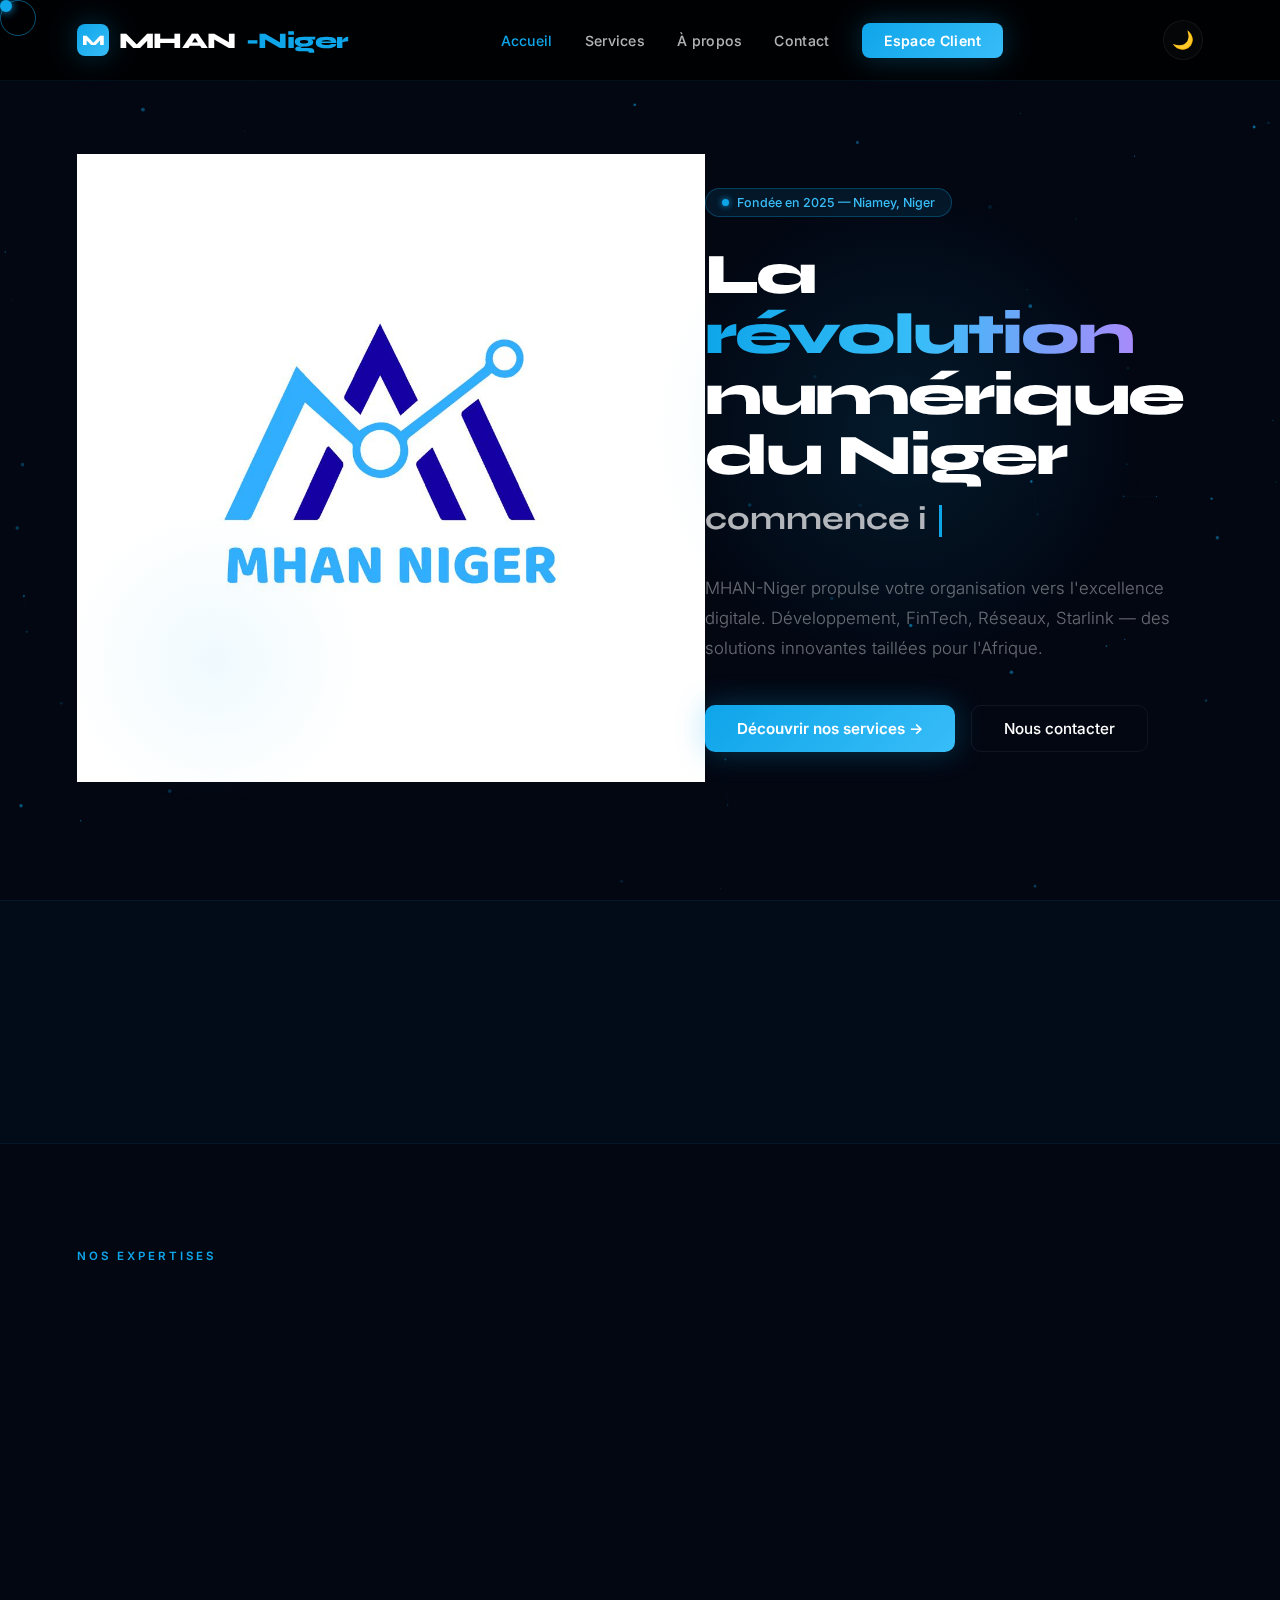
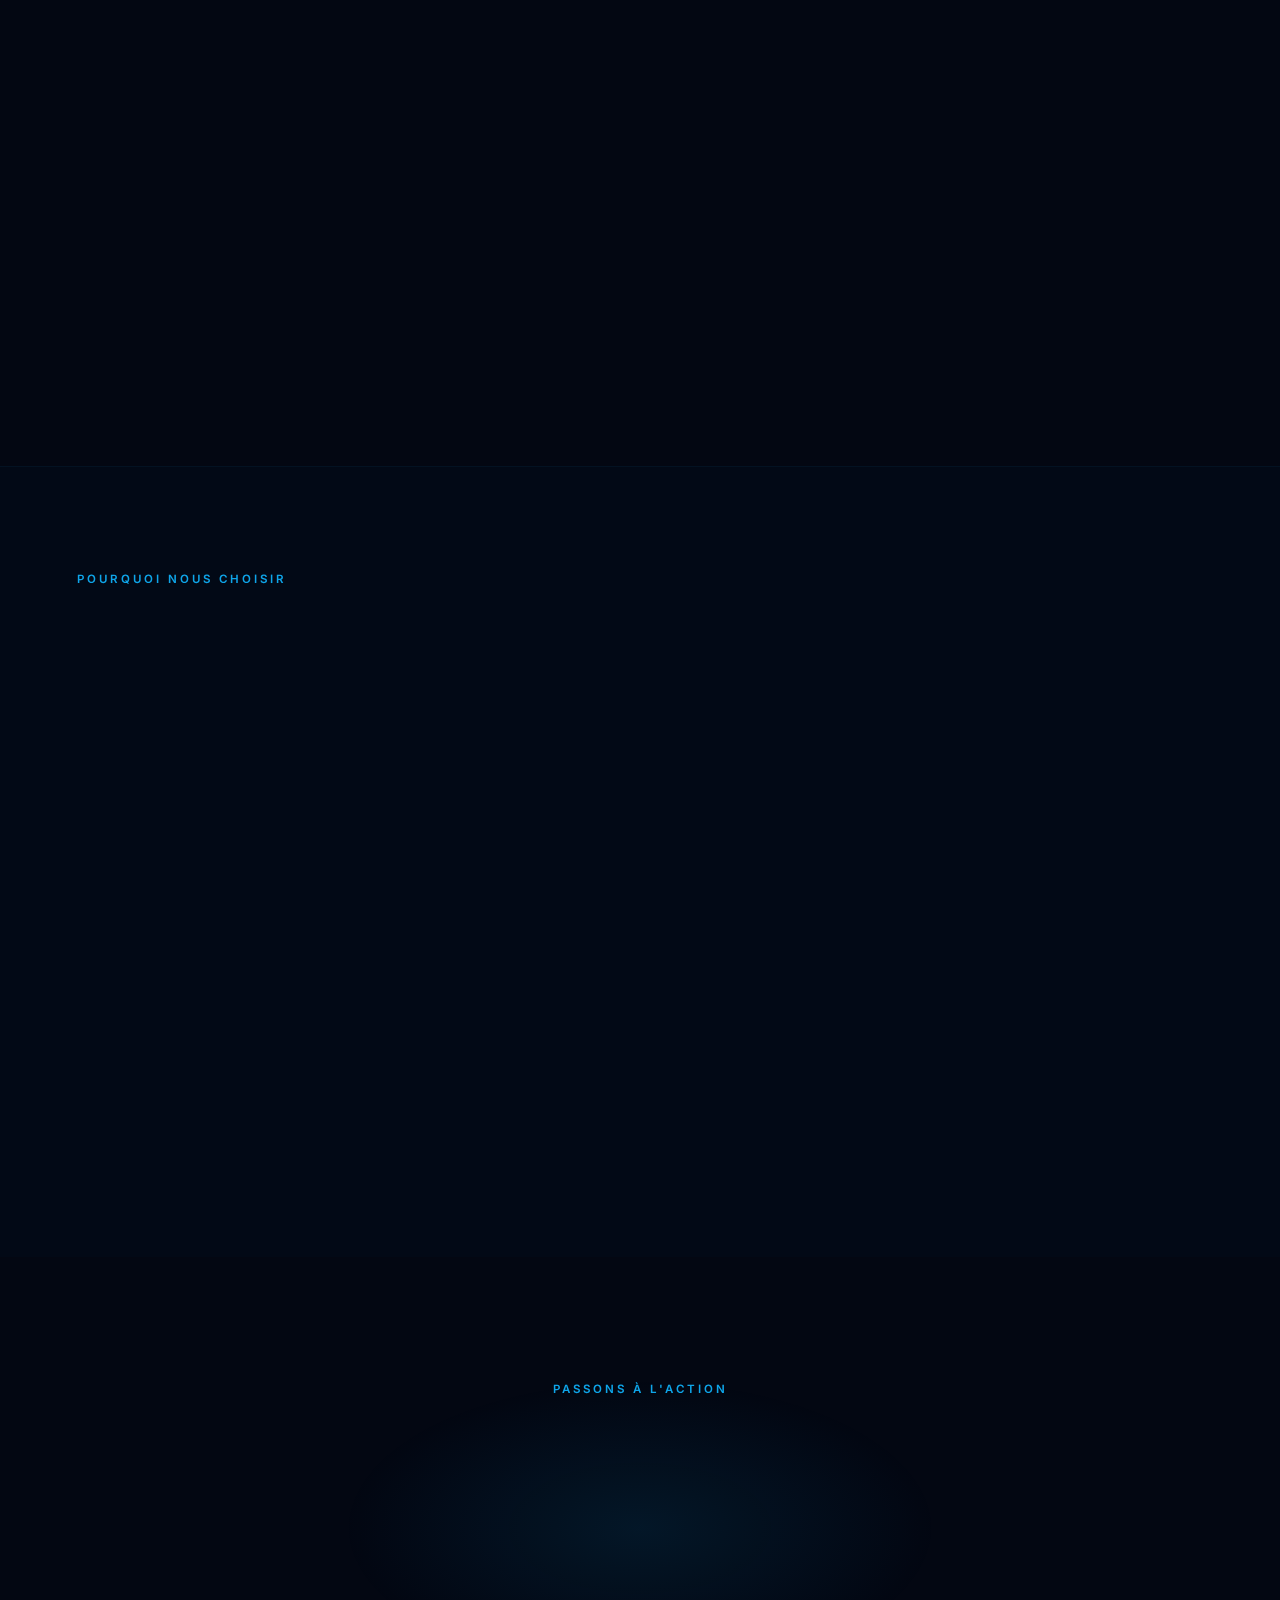
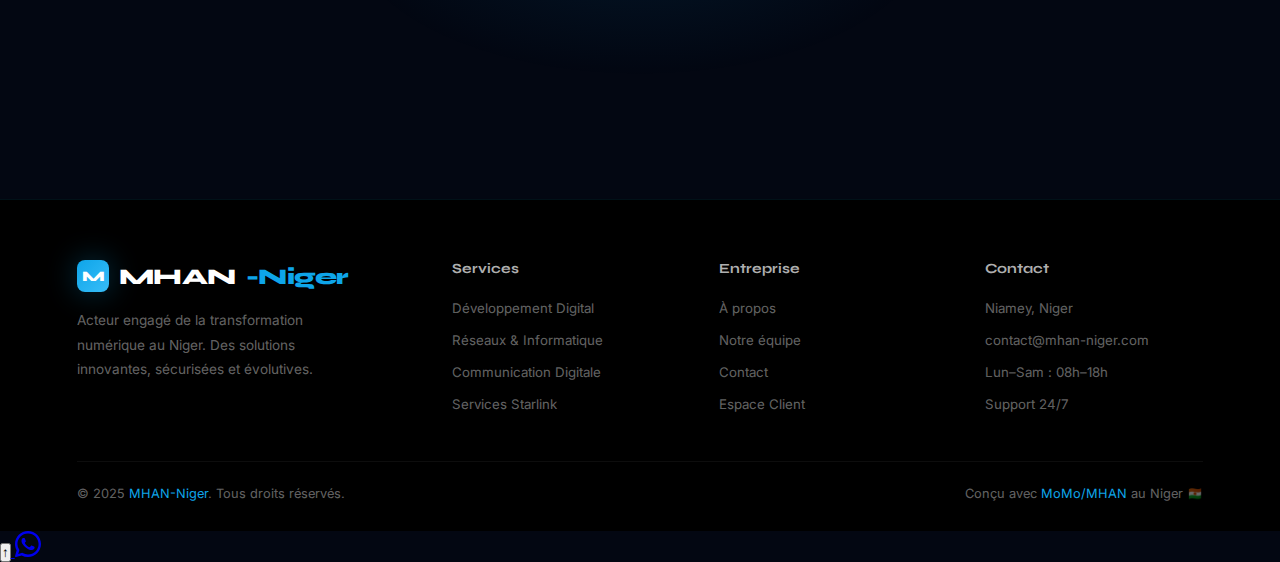
<file: index.html>
<!DOCTYPE html>
<html lang="fr">
<head>
  <meta charset="UTF-8" />
  <meta name="viewport" content="width=device-width, initial-scale=1.0" />
  <title>MHAN-Niger | Solutions Digitales & Technologies</title>
  <link rel="stylesheet" href="css/global.css" />
  <link rel="stylesheet" href="css/index.css" />
</head>
<body>

<!-- NAVBAR -->
<nav class="navbar">
  <a href="index.html" class="nav-logo">
    <div class="logo-badge">M</div>
    MHAN<span>-Niger</span>
  </a>
  <ul class="nav-links">
    <li><a href="index.html" class="actif">Accueil</a></li>
    <li><a href="services.html">Services</a></li>
    <li><a href="apropos.html">À propos</a></li>
    <li><a href="contact.html">Contact</a></li>
    <li><a href="client.html" class="nav-cta">Espace Client</a></li>
  </ul>
  <button class="theme-toggle" id="themeToggle" title="Changer le thème">
   <span class="icone-soleil">☀️</span>
   <span class="icone-lune">🌙</span>
  </button>
  <button class="hamburger" id="hamburger">
    <span></span><span></span><span></span>
  </button>
</nav>

<!-- MENU MOBILE -->
<div class="menu-mobile" id="menuMobile">
  <button class="btn-fermer" id="btnFermer">✕</button>
  <a href="index.html">Accueil</a>
  <a href="services.html">Services</a>
  <a href="apropos.html">À propos</a>
  <a href="contact.html">Contact</a>
  <a href="client.html">Espace Client</a>
</div>

<!-- CANVAS PARTICULES -->
<canvas id="canvas-particules"></canvas>

<!-- HERO -->
<section id="hero">
  <div class="hero-glow"></div>
  <div class="hero-glow-2"></div>
  <!-- FILIGRANE LOGO -->
<div class="hero-filigrane">
  <img src="assets/images/logo-mhan.jpeg" alt="" aria-hidden="true" />
</div>
  <div class="hero-content">
    <div class="hero-badge">
      <div class="badge-point"></div>
      Fondée en 2025 — Niamey, Niger
    </div>
    <h1 class="hero-titre">
      La <span class="gradient-texte">révolution</span><br/>
      numérique du Niger
    </h1>
    <div class="hero-typing">
      <span id="texte-typing"></span>
      <span class="curseur-typing"></span>
    </div>
    <p class="hero-sous-titre">
      MHAN-Niger propulse votre organisation vers l'excellence digitale.
      Développement, FinTech, Réseaux, Starlink — des solutions innovantes
      taillées pour l'Afrique.
    </p>
    <div class="hero-actions">
      <a href="services.html" class="btn-primary">
        Découvrir nos services →
      </a>
      <a href="contact.html" class="btn-outline">
        Nous contacter
      </a>
    </div>
  </div>
</section>

<!-- COMPTEURS -->
<section id="compteurs">
  <div class="compteurs-grid">
    <div class="compteur-item fade-up">
      <div class="compteur-nombre">
        <span class="compter" data-cible="4">0</span><span>+</span>
      </div>
      <div class="compteur-ligne"></div>
      <div class="compteur-label">Pôles de services</div>
    </div>
    <div class="compteur-item fade-up" style="transition-delay:0.1s">
      <div class="compteur-nombre">
        <span class="compter" data-cible="100">0</span><span>%</span>
      </div>
      <div class="compteur-ligne"></div>
      <div class="compteur-label">Solutions sur mesure</div>
    </div>
    <div class="compteur-item fade-up" style="transition-delay:0.2s">
      <div class="compteur-nombre">
        <span class="compter" data-cible="24">0</span><span>/7</span>
      </div>
      <div class="compteur-ligne"></div>
      <div class="compteur-label">Support technique</div>
    </div>
    <div class="compteur-item fade-up" style="transition-delay:0.3s">
      <div class="compteur-nombre">
        <span class="compter" data-cible="50">0</span><span>+</span>
      </div>
      <div class="compteur-ligne"></div>
      <div class="compteur-label">Clients satisfaits</div>
    </div>
    <div class="compteur-item fade-up" style="transition-delay:0.4s">
     <div class="compteur-nombre">
      <span id="nbVisiteurs">0</span>
     </div>
     <div class="compteur-ligne"></div>
     <div class="compteur-label">Visiteurs du site</div>
    </div>
  </div>
</section>

<!-- SERVICES APERÇU -->
<section id="services-apercu">
  <div class="section-tag">Nos expertises</div>
  <h2 class="section-titre fade-up">
    4 pôles pour votre<br/>transformation digitale
  </h2>
  <div class="services-apercu-grid">
  <a href="services.html" class="service-apercu-card fade-up">
    <span class="card-numero">01</span>
    <span class="card-icone">💻</span>
    <h3>Ingénierie Digitale</h3>
    <p>Applications web, mobiles Android & iOS, automatisation des processus et intégration d'API.</p>
    <div class="card-lien">Découvrir →</div>
  </a>
  <a href="services.html" class="service-apercu-card fade-up"
    style="transition-delay:0.1s">
    <span class="card-numero">02</span>
    <span class="card-icone">🔧</span>
    <h3>Services Informatiques & Réseaux</h3>
    <p>Installation, maintenance et optimisation des infrastructures IT. Dépannage et assistance technique.</p>
    <div class="card-lien">Découvrir →</div>
  </a>
  <a href="services.html" class="service-apercu-card fade-up"
    style="transition-delay:0.2s">
    <span class="card-numero">03</span>
    <span class="card-icone">🎨</span>
    <h3>Communication Digitale</h3>
    <p>Création graphique, branding, identité visuelle et contenus professionnels numériques.</p>
    <div class="card-lien">Découvrir →</div>
  </a>
  <a href="services.html" class="service-apercu-card fade-up"
    style="transition-delay:0.3s">
    <span class="card-numero">04</span>
    <span class="card-icone">🔐</span>
    <h3>Cybersécurité & Maintenance</h3>
    <p>Pentest, audit ISO 27001, monitoring, maintenance et conseil stratégique en cybersécurité.</p>
    <div class="card-lien">Découvrir →</div>
  </a>
</div>
</section>

<!-- POURQUOI NOUS -->
<section id="pourquoi">
  <div class="pourquoi-grid">
    <div>
      <div class="section-tag">Pourquoi nous choisir</div>
      <h2 class="section-titre fade-left">
        Votre succès<br/>est notre mission
      </h2>
      <div class="pourquoi-liste">
        <div class="pourquoi-item fade-left" style="transition-delay:0.1s">
          <div class="pourquoi-icone">🏆</div>
          <div>
            <h4>Qualité & Excellence</h4>
            <p>Chaque projet respecte des standards élevés, testé et validé pour une robustesse dans le temps.</p>
          </div>
        </div>
        <div class="pourquoi-item fade-left" style="transition-delay:0.2s">
          <div class="pourquoi-icone">⚡</div>
          <div>
            <h4>Rapidité & Efficacité</h4>
            <p>Nous planifions rigoureusement pour respecter vos délais sans compromis sur la qualité.</p>
          </div>
        </div>
        <div class="pourquoi-item fade-left" style="transition-delay:0.3s">
          <div class="pourquoi-icone">🔒</div>
          <div>
            <h4>Sécurité Maximale</h4>
            <p>Protocoles avancés pour protéger vos données et garantir la confidentialité de vos systèmes.</p>
          </div>
        </div>
        <div class="pourquoi-item fade-left" style="transition-delay:0.4s">
          <div class="pourquoi-icone">🤝</div>
          <div>
            <h4>Support 24/7</h4>
            <p>Une équipe réactive disponible à tout moment pour résoudre vos problèmes rapidement.</p>
          </div>
        </div>
      </div>
    </div>
  </div>
</section>

<!-- CTA -->
<section id="cta">
  <div class="cta-glow"></div>
  <div class="section-tag">Passons à l'action</div>
  <h2 class="fade-up">
    Prêt à digitaliser<br/>
    votre organisation ?
  </h2>
  <p class="fade-up">
    Contactez notre équipe dès aujourd'hui et obtenez
    une consultation gratuite pour votre projet.
  </p>
  <div class="cta-actions fade-up">
    <a href="contact.html" class="btn-primary">
      Démarrer un projet →
    </a>
    <a href="client.html" class="btn-outline">
      Espace Client
    </a>
  </div>
</section>

<!-- FOOTER -->
<footer>
  <div class="footer-grid">
    <div class="footer-brand">
      <a href="index.html" class="nav-logo">
        <div class="logo-badge">M</div>
        MHAN<span>-Niger</span>
      </a>
      <p>Acteur engagé de la transformation numérique au Niger. Des solutions innovantes, sécurisées et évolutives.</p>
    </div>
    <div class="footer-col">
      <h4>Services</h4>
      <ul>
        <li><a href="services.html">Développement Digital</a></li>
        <li><a href="services.html">Réseaux & Informatique</a></li>
        <li><a href="services.html">Communication Digitale</a></li>
        <li><a href="services.html">Services Starlink</a></li>
      </ul>
    </div>
    <div class="footer-col">
      <h4>Entreprise</h4>
      <ul>
        <li><a href="apropos.html">À propos</a></li>
        <li><a href="apropos.html">Notre équipe</a></li>
        <li><a href="contact.html">Contact</a></li>
        <li><a href="client.html">Espace Client</a></li>
      </ul>
    </div>
    <div class="footer-col">
      <h4>Contact</h4>
      <ul>
        <li><a href="#">Niamey, Niger</a></li>
        <li><a href="#">contact@mhan-niger.com</a></li>
        <li><a href="#">Lun–Sam : 08h–18h</a></li>
        <li><a href="#">Support 24/7</a></li>
      </ul>
    </div>
  </div>
  <div class="footer-bottom">
    <p>© 2025 <span>MHAN-Niger</span>. Tous droits réservés.</p>
    <p>Conçu avec <span>MoMo/MHAN</span> au Niger 🇳🇪</p>
  </div>
</footer>

<script src="js/global.js"></script>
<script src="js/index.js"></script>
</body>
</html>
</file>
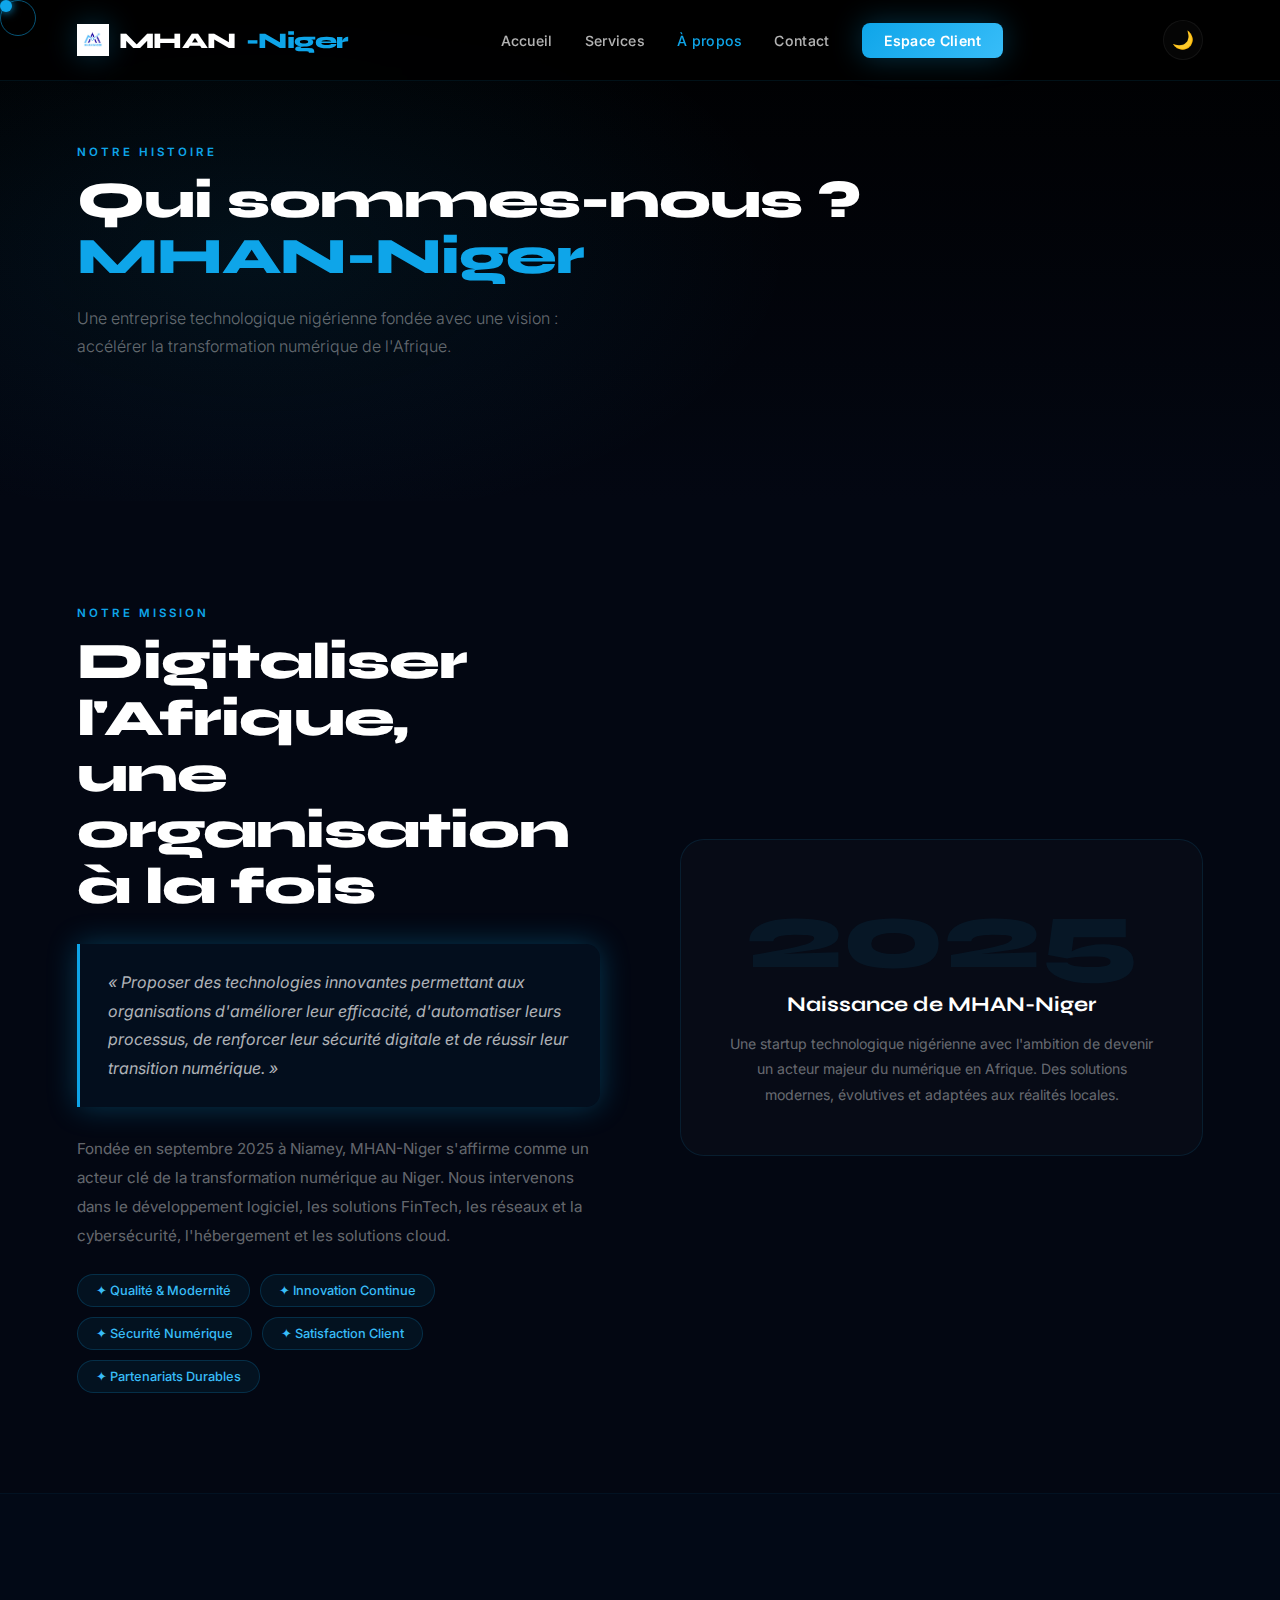
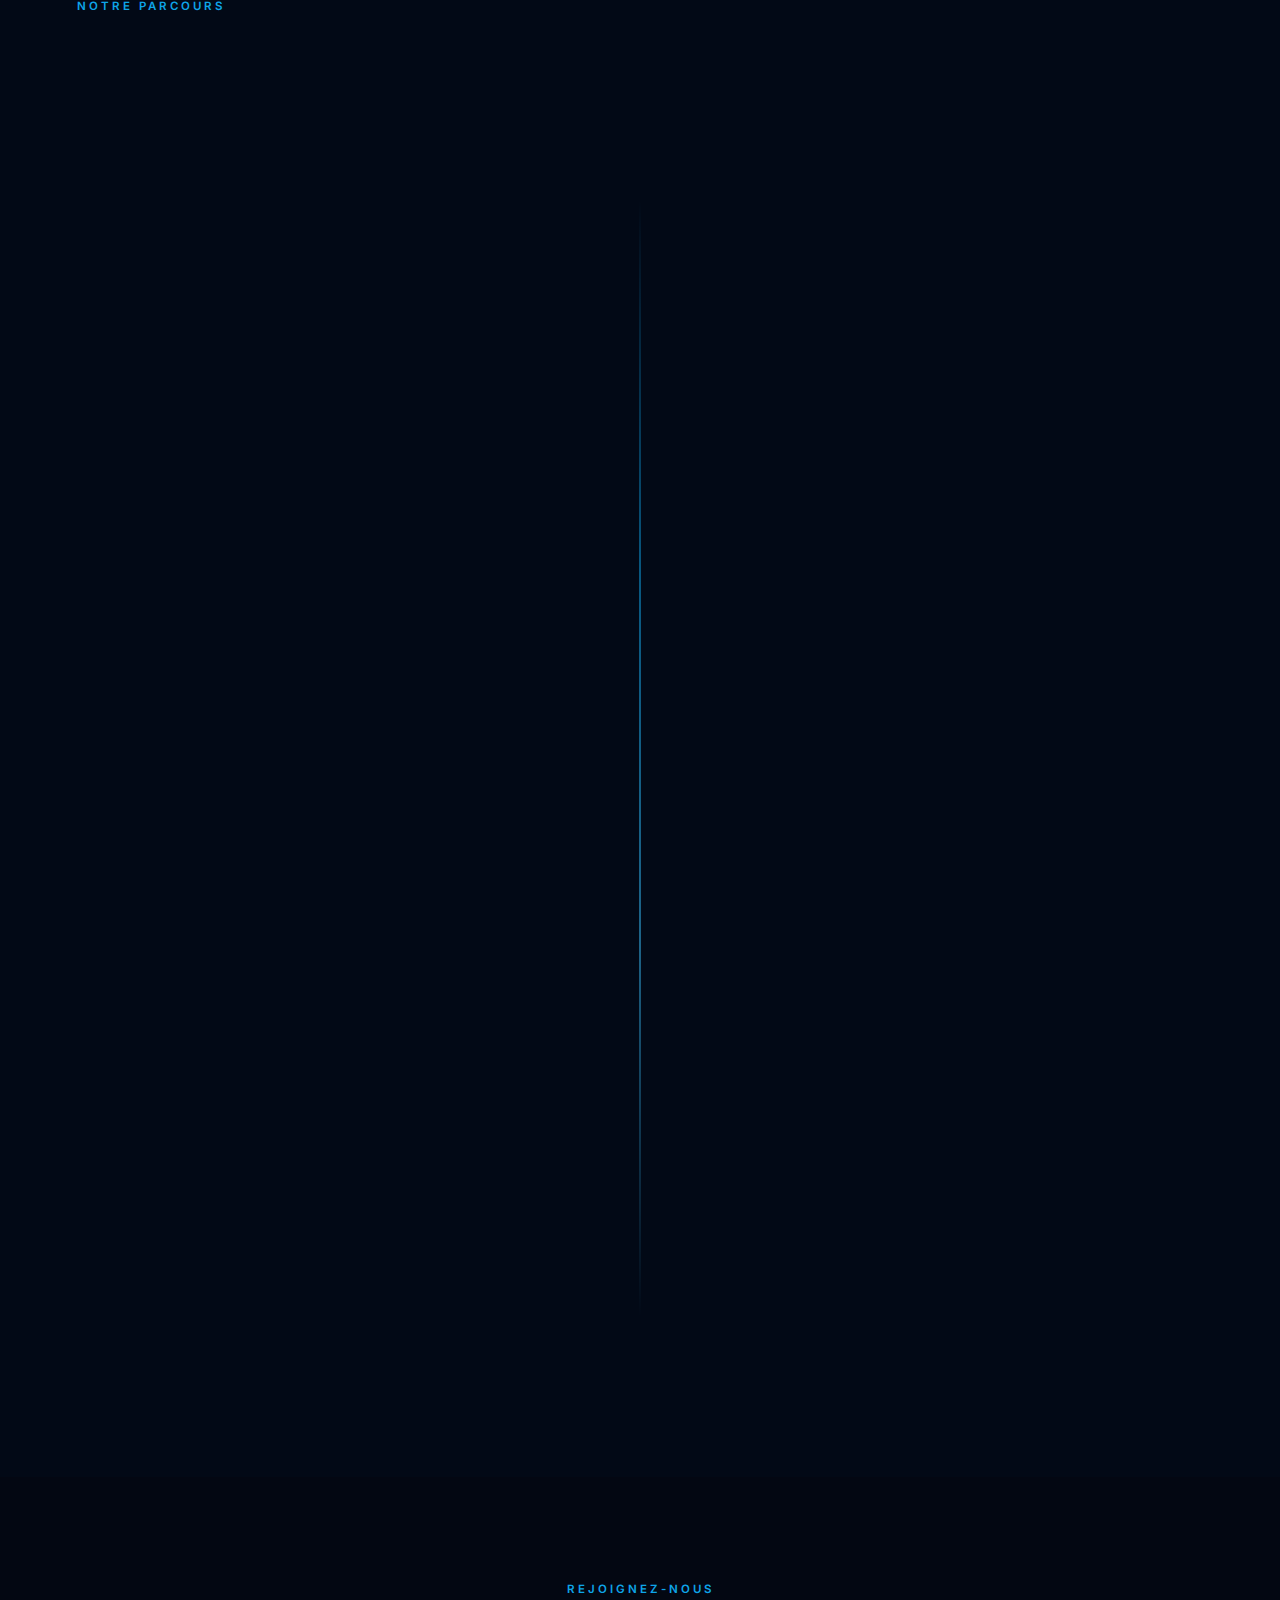
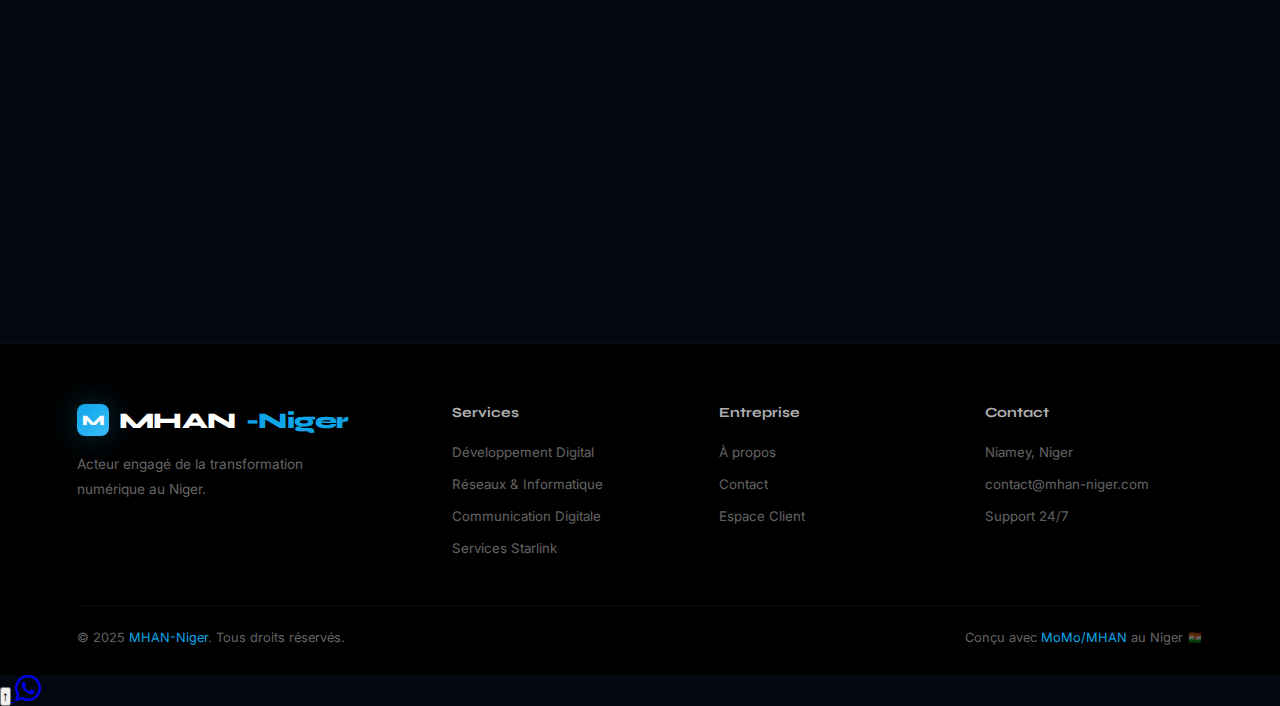
<file: apropos.html>
<!DOCTYPE html>
<html lang="fr">
<head>
  <meta charset="UTF-8" />
  <meta name="viewport" content="width=device-width, initial-scale=1.0" />
  <title>À propos — MHAN-Niger</title>
  <link rel="stylesheet" href="css/global.css" />
  <link rel="stylesheet" href="css/apropos.css" />
</head>
<body>

<!-- NAVBAR -->
<nav class="navbar">
  <a href="index.html" class="nav-logo">
   <div class="logo-badge">
     <img src="assets/images/logo-mhan.jpeg" alt="MHAN-Niger" />
   </div>
   MHAN<span>-Niger</span>
  </a>
  <ul class="nav-links">
    <li><a href="index.html">Accueil</a></li>
    <li><a href="services.html">Services</a></li>
    <li><a href="apropos.html" class="actif">À propos</a></li>
    <li><a href="contact.html">Contact</a></li>
    <li><a href="client.html" class="nav-cta">Espace Client</a></li>
  </ul>
  <button class="theme-toggle" id="themeToggle" title="Changer le thème">
    <span class="icone-soleil">☀️</span>
    <span class="icone-lune">🌙</span>
  </button>
  <button class="hamburger" id="hamburger">
    <span></span><span></span><span></span>
  </button>
</nav>

<!-- MENU MOBILE -->
<div class="menu-mobile" id="menuMobile">
  <button class="btn-fermer" id="btnFermer">✕</button>
  <a href="index.html">Accueil</a>
  <a href="services.html">Services</a>
  <a href="apropos.html">À propos</a>
  <a href="contact.html">Contact</a>
  <a href="client.html">Espace Client</a>
</div>

<!-- HERO -->
<section id="hero-apropos">
  <div class="hero-apropos-bg"></div>
  <div style="position:relative;z-index:1">
    <div class="section-tag">Notre histoire</div>
    <h1 class="section-titre fade-up">
      Qui sommes-nous ?<br/>
      <span style="color:var(--bleu-electrique)">MHAN-Niger</span>
    </h1>
    <p class="section-sous-titre fade-up">
      Une entreprise technologique nigérienne fondée avec une vision :
      accélérer la transformation numérique de l'Afrique.
    </p>
  </div>
</section>

<!-- MISSION -->
<section id="mission">
  <div class="mission-grid">
    <div class="mission-texte fade-left">
      <div class="section-tag">Notre mission</div>
      <h2 class="section-titre">
        Digitaliser l'Afrique,<br/>une organisation à la fois
      </h2>
      <div class="mission-citation">
        « Proposer des technologies innovantes permettant aux organisations
        d'améliorer leur efficacité, d'automatiser leurs processus, de
        renforcer leur sécurité digitale et de réussir leur transition
        numérique. »
      </div>
      <p>
        Fondée en septembre 2025 à Niamey, MHAN-Niger s'affirme comme
        un acteur clé de la transformation numérique au Niger. Nous
        intervenons dans le développement logiciel, les solutions FinTech,
        les réseaux et la cybersécurité, l'hébergement et les solutions cloud.
      </p>
      <div class="valeurs-chips">
        <span class="valeur-chip">✦ Qualité & Modernité</span>
        <span class="valeur-chip">✦ Innovation Continue</span>
        <span class="valeur-chip">✦ Sécurité Numérique</span>
        <span class="valeur-chip">✦ Satisfaction Client</span>
        <span class="valeur-chip">✦ Partenariats Durables</span>
      </div>
    </div>
    <div class="mission-visuel fade-right">
      <div class="mission-annee">2025</div>
      <h3>Naissance de MHAN-Niger</h3>
      <p>
        Une startup technologique nigérienne avec l'ambition de devenir
        un acteur majeur du numérique en Afrique. Des solutions modernes,
        évolutives et adaptées aux réalités locales.
      </p>
    </div>
  </div>
</section>

<!-- TIMELINE -->
<section id="timeline">
  <div class="section-tag">Notre parcours</div>
  <h2 class="section-titre fade-up" style="text-align:center">
    Les grandes étapes<br/>de MHAN-Niger
  </h2>
  <div class="timeline-container">
    <div class="timeline-ligne"></div>

    <div class="timeline-item fade-up">
      <div class="timeline-point"></div>
      <div class="timeline-card">
        <div class="timeline-date">Septembre 2025</div>
        <h3>🚀 Fondation de MHAN-Niger</h3>
        <p>Création de l'entreprise à Niamey avec une vision claire : digitaliser les organisations nigériennes et africaines.</p>
      </div>
    </div>

    <div class="timeline-item droite fade-up">
      <div class="timeline-point"></div>
      <div class="timeline-card">
        <div class="timeline-date">Octobre 2025</div>
        <h3>💻 Lancement du pôle Développement</h3>
        <p>Démarrage des premiers projets de développement web et mobile pour des entreprises locales.</p>
      </div>
    </div>

    <div class="timeline-item fade-up">
      <div class="timeline-point"></div>
      <div class="timeline-card">
        <div class="timeline-date">Novembre 2025</div>
        <h3>🛰️ Partenariat Starlink</h3>
        <p>Lancement du pôle Services Starlink pour apporter la connectivité haut débit dans tout le Niger.</p>
      </div>
    </div>

    <div class="timeline-item droite fade-up">
      <div class="timeline-point"></div>
      <div class="timeline-card">
        <div class="timeline-date">Décembre 2025</div>
        <h3>🔧 Pôle Réseaux & Informatique</h3>
        <p>Développement des services d'infrastructure IT et cybersécurité pour les entreprises et institutions.</p>
      </div>
    </div>

    <div class="timeline-item fade-up">
      <div class="timeline-point"></div>
      <div class="timeline-card">
        <div class="timeline-date">2026 & Au-delà</div>
        <h3>🌍 Expansion en Afrique</h3>
        <p>Ambition de devenir un acteur majeur du numérique en Afrique de l'Ouest avec des partenariats stratégiques.</p>
      </div>
    </div>

  </div>
</section>
<!-- CTA -->
<section style="padding:100px 6%;text-align:center;position:relative">
  <div class="section-tag">Rejoignez-nous</div>
  <h2 class="section-titre fade-up">
    Travaillons ensemble<br/>
    <span style="color:var(--bleu-electrique)">pour votre succès</span>
  </h2>
  <p style="color:var(--blanc-40);margin-bottom:36px;font-size:1rem" class="fade-up">
    Contactez notre équipe et démarrez votre transformation digitale dès aujourd'hui.
  </p>
  <div style="display:flex;gap:16px;justify-content:center;flex-wrap:wrap" class="fade-up">
    <a href="contact.html" class="btn-primary">Nous contacter →</a>
    <a href="services.html" class="btn-outline">Nos services</a>
  </div>
</section>

<!-- FOOTER -->
<footer>
  <div class="footer-grid">
    <div class="footer-brand">
      <a href="index.html" class="nav-logo">
        <div class="logo-badge">M</div>
        MHAN<span>-Niger</span>
      </a>
      <p>Acteur engagé de la transformation numérique au Niger.</p>
    </div>
    <div class="footer-col">
      <h4>Services</h4>
      <ul>
        <li><a href="services.html">Développement Digital</a></li>
        <li><a href="services.html">Réseaux & Informatique</a></li>
        <li><a href="services.html">Communication Digitale</a></li>
        <li><a href="services.html">Services Starlink</a></li>
      </ul>
    </div>
    <div class="footer-col">
      <h4>Entreprise</h4>
      <ul>
        <li><a href="apropos.html">À propos</a></li>
        <li><a href="contact.html">Contact</a></li>
        <li><a href="client.html">Espace Client</a></li>
      </ul>
    </div>
    <div class="footer-col">
      <h4>Contact</h4>
      <ul>
        <li><a href="#">Niamey, Niger</a></li>
        <li><a href="#">contact@mhan-niger.com</a></li>
        <li><a href="#">Support 24/7</a></li>
      </ul>
    </div>
  </div>
  <div class="footer-bottom">
    <p>© 2025 <span>MHAN-Niger</span>. Tous droits réservés.</p>
    <p>Conçu avec <span>MoMo/MHAN</span> au Niger 🇳🇪</p>
  </div>
</footer>

<script src="js/global.js"></script>
</body>
</html>
</file>
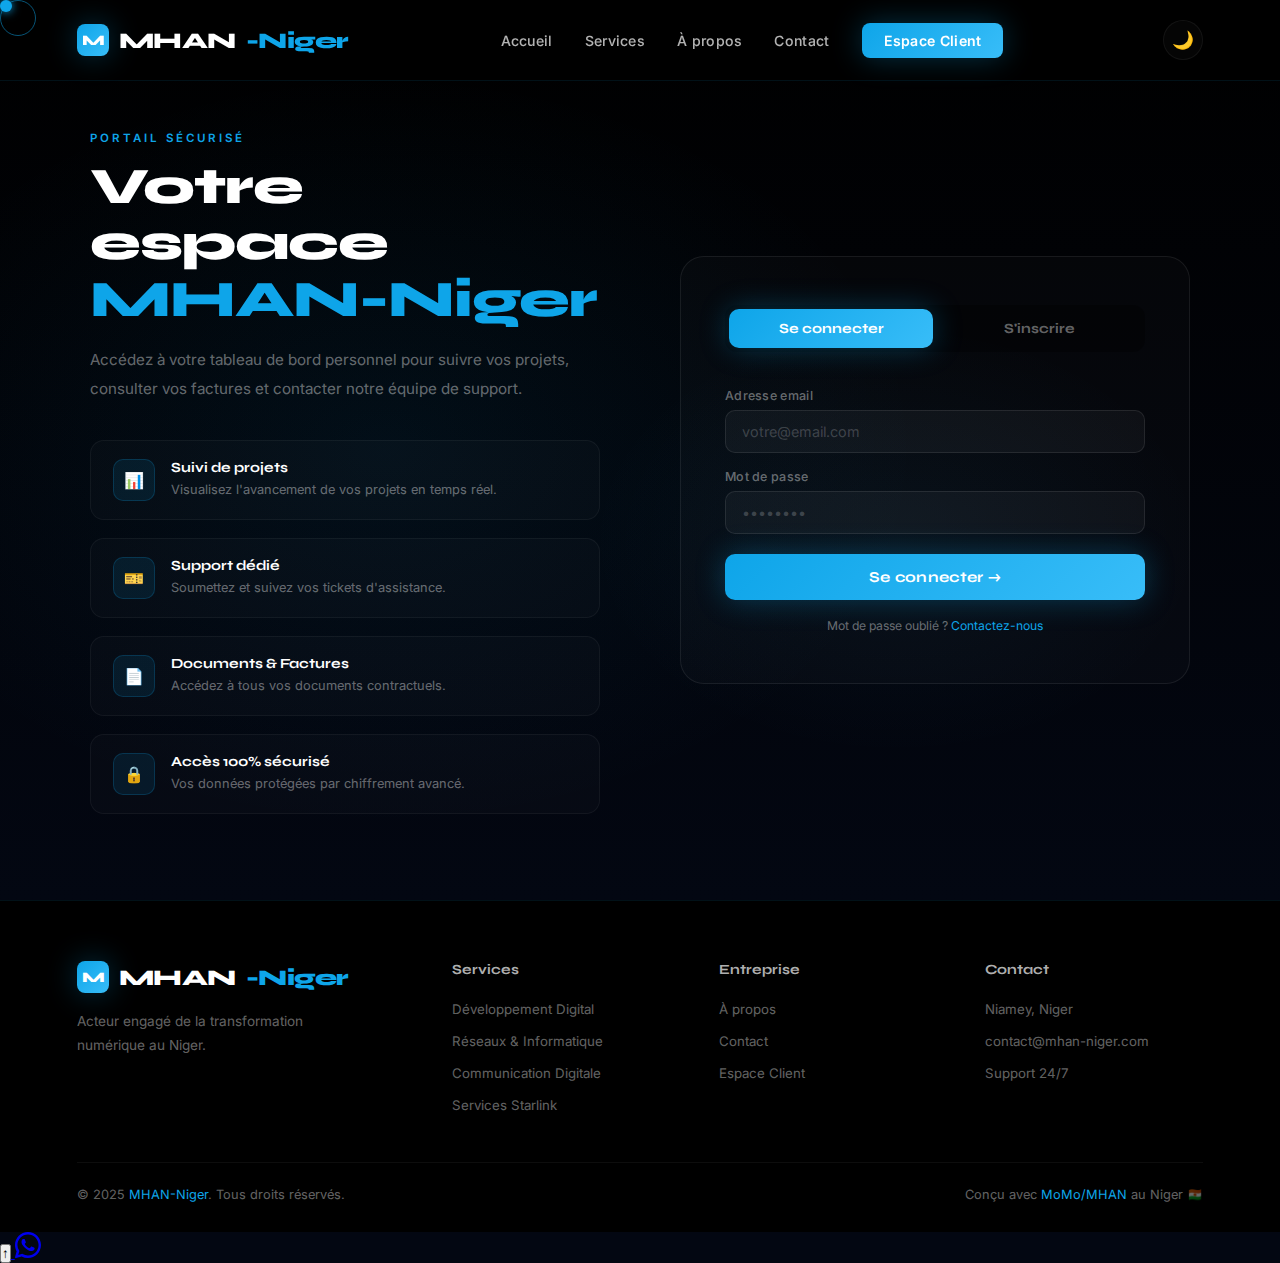
<file: client.html>
<!DOCTYPE html>
<html lang="fr">
<head>
  <meta charset="UTF-8" />
  <meta name="viewport" content="width=device-width, initial-scale=1.0" />
  <title>Espace Client — MHAN-Niger</title>
  <link rel="stylesheet" href="css/global.css" />
  <link rel="stylesheet" href="css/client.css" />
</head>
<body>

<!-- NAVBAR -->
<nav class="navbar">
  <a href="index.html" class="nav-logo">
    <div class="logo-badge">M</div>
    MHAN<span>-Niger</span>
  </a>
  <ul class="nav-links">
    <li><a href="index.html">Accueil</a></li>
    <li><a href="services.html">Services</a></li>
    <li><a href="apropos.html">À propos</a></li>
    <li><a href="contact.html">Contact</a></li>
    <li><a href="client.html" class="nav-cta actif">Espace Client</a></li>
  </ul>
  <button class="theme-toggle" id="themeToggle" title="Changer le thème">
    <span class="icone-soleil">☀️</span>
    <span class="icone-lune">🌙</span>
  </button>
  <button class="hamburger" id="hamburger">
    <span></span><span></span><span></span>
  </button>
</nav>

<!-- MENU MOBILE -->
<div class="menu-mobile" id="menuMobile">
  <button class="btn-fermer" id="btnFermer">✕</button>
  <a href="index.html">Accueil</a>
  <a href="services.html">Services</a>
  <a href="apropos.html">À propos</a>
  <a href="contact.html">Contact</a>
  <a href="client.html">Espace Client</a>
</div>

<!-- PAGE CLIENT (Connexion / Inscription) -->
<section id="page-client">
  <div class="client-bg"></div>

  <div class="client-wrapper" id="clientWrapper">

    <!-- INFOS GAUCHE -->
    <div class="client-infos fade-left">
      <div class="section-tag">Portail sécurisé</div>
      <h1 class="section-titre">
        Votre espace<br/>
        <span style="color:var(--bleu-electrique)">MHAN-Niger</span>
      </h1>
      <p>
        Accédez à votre tableau de bord personnel pour suivre
        vos projets, consulter vos factures et contacter
        notre équipe de support.
      </p>
      <div class="client-features">
        <div class="client-feature">
          <div class="feature-icone">📊</div>
          <div>
            <h4>Suivi de projets</h4>
            <p>Visualisez l'avancement de vos projets en temps réel.</p>
          </div>
        </div>
        <div class="client-feature">
          <div class="feature-icone">🎫</div>
          <div>
            <h4>Support dédié</h4>
            <p>Soumettez et suivez vos tickets d'assistance.</p>
          </div>
        </div>
        <div class="client-feature">
          <div class="feature-icone">📄</div>
          <div>
            <h4>Documents & Factures</h4>
            <p>Accédez à tous vos documents contractuels.</p>
          </div>
        </div>
        <div class="client-feature">
          <div class="feature-icone">🔒</div>
          <div>
            <h4>Accès 100% sécurisé</h4>
            <p>Vos données protégées par chiffrement avancé.</p>
          </div>
        </div>
      </div>
    </div>

    <!-- BOÎTE AUTH -->
    <div class="auth-boite fade-right">

      <!-- ONGLETS -->
      <div class="auth-onglets">
        <button class="auth-onglet actif"
          onclick="basculerOnglet('connexion')">
          Se connecter
        </button>
        <button class="auth-onglet"
          onclick="basculerOnglet('inscription')">
          S'inscrire
        </button>
      </div>

      <!-- FORMULAIRE CONNEXION -->
      <form class="auth-form actif"
        id="formConnexion"
        onsubmit="seConnecter(event)">
        <div class="form-groupe">
          <label>Adresse email</label>
          <input type="email"
            id="connexionEmail"
            placeholder="votre@email.com"
            required />
        </div>
        <div class="form-groupe">
          <label>Mot de passe</label>
          <input type="password"
            id="connexionMotDePasse"
            placeholder="••••••••"
            required />
        </div>
        <button type="submit" class="auth-submit">
          Se connecter →
        </button>
        <p class="auth-note">
          Mot de passe oublié ?
          <a href="contact.html">Contactez-nous</a>
        </p>
      </form>

      <!-- FORMULAIRE INSCRIPTION -->
      <form class="auth-form"
        id="formInscription"
        onsubmit="sInscrire(event)">
        <div class="form-groupe">
          <label>Nom complet</label>
          <input type="text"
            id="inscriptionNom"
            placeholder="Votre nom complet"
            required />
        </div>
        <div class="form-groupe">
          <label>Entreprise / Organisation</label>
          <input type="text"
            id="inscriptionEntreprise"
            placeholder="Nom de votre organisation" />
        </div>
        <div class="form-groupe">
          <label>Adresse email</label>
          <input type="email"
            id="inscriptionEmail"
            placeholder="votre@email.com"
            required />
        </div>
        <div class="form-groupe">
          <label>Service souhaité</label>
          <select id="inscriptionService">
            <option value="" disabled selected>Choisissez un service</option>
            <option>Ingénierie Digitale</option>
            <option>Services Informatiques & Réseaux</option>
            <option>Communication Digitale</option>
            <option>Cybersécurité & Maintenance</option>
            <option>Autre demande</option> 
          </select>
        </div>
        <div class="form-groupe">
          <label>Mot de passe</label>
          <input type="password"
            id="inscriptionMotDePasse"
            placeholder="Créez un mot de passe"
            required />
        </div>
        <button type="submit" class="auth-submit">
          Créer mon compte →
        </button>
        <p class="auth-note">
          En vous inscrivant vous acceptez nos
          <a href="#">conditions d'utilisation</a>
        </p>
      </form>

    </div>
  </div>
</section>

<!-- DASHBOARD (affiché après connexion) -->
<section id="dashboard">

  <!-- HEADER DASHBOARD -->
  <div class="dash-header">
    <div class="dash-user">
      <div class="dash-avatar" id="dashAvatar">U</div>
      <div>
        <div class="dash-nom" id="dashNom">Utilisateur</div>
        <div class="dash-role">Client MHAN-Niger</div>
      </div>
    </div>
    <button class="dash-deconnexion"
      onclick="seDeconnecter()">
      ← Déconnexion
    </button>
  </div>

  <!-- STATISTIQUES -->
  <div class="dash-stats">
    <div class="dash-stat">
      <div class="dash-stat-label">Projets actifs</div>
      <div class="dash-stat-valeur">
        2<span>+</span>
      </div>
      <div class="dash-stat-sub">En cours</div>
    </div>
    <div class="dash-stat">
      <div class="dash-stat-label">Tickets ouverts</div>
      <div class="dash-stat-valeur">1</div>
      <div class="dash-stat-sub">En attente</div>
    </div>
    <div class="dash-stat">
      <div class="dash-stat-label">Factures</div>
      <div class="dash-stat-valeur">3</div>
      <div class="dash-stat-sub">Documents</div>
    </div>
    <div class="dash-stat">
      <div class="dash-stat-label">Support</div>
      <div class="dash-stat-valeur">
        24<span>/7</span>
      </div>
      <div class="dash-stat-sub">Disponible</div>
    </div>
  </div>

  <!-- CONTENU DASHBOARD -->
  <div class="dash-grid">

    <!-- PROJETS -->
    <div class="dash-section">
      <h3>📋 Mes Projets</h3>
      <div class="projet-item">
        <div>
          <div class="projet-nom">Site Web Entreprise</div>
          <div class="projet-service">Développement Digital</div>
        </div>
        <span class="projet-statut statut-cours">En cours</span>
      </div>
      <div class="projet-item">
        <div>
          <div class="projet-nom">Installation Réseau</div>
          <div class="projet-service">Réseaux & Informatique</div>
        </div>
        <span class="projet-statut statut-attente">En attente</span>
      </div>
      <div class="projet-item">
        <div>
          <div class="projet-nom">Kit Starlink</div>
          <div class="projet-service">Services Starlink</div>
        </div>
        <span class="projet-statut statut-termine">Terminé</span>
      </div>
    </div>

    <!-- ACTIVITÉS -->
    <div class="dash-section">
      <h3>🔔 Activités récentes</h3>
      <div class="activite-item">
        <div class="activite-point"></div>
        <div>
          <div class="activite-texte">
            Mise à jour du projet Site Web
          </div>
          <div class="activite-date">Il y a 2 heures</div>
        </div>
      </div>
      <div class="activite-item">
        <div class="activite-point"></div>
        <div>
          <div class="activite-texte">
            Nouvelle facture disponible
          </div>
          <div class="activite-date">Il y a 1 jour</div>
        </div>
      </div>
      <div class="activite-item">
        <div class="activite-point"></div>
        <div>
          <div class="activite-texte">
            Ticket #001 résolu
          </div>
          <div class="activite-date">Il y a 3 jours</div>
        </div>
      </div>
      <div class="activite-item">
        <div class="activite-point"></div>
        <div>
          <div class="activite-texte">
            Installation Starlink terminée
          </div>
          <div class="activite-date">Il y a 1 semaine</div>
        </div>
      </div>
    </div>

  </div>
</section>

<!-- FOOTER -->
<footer>
  <div class="footer-grid">
    <div class="footer-brand">
      <a href="index.html" class="nav-logo">
        <div class="logo-badge">M</div>
        MHAN<span>-Niger</span>
      </a>
      <p>Acteur engagé de la transformation numérique au Niger.</p>
    </div>
    <div class="footer-col">
      <h4>Services</h4>
      <ul>
        <li><a href="services.html">Développement Digital</a></li>
        <li><a href="services.html">Réseaux & Informatique</a></li>
        <li><a href="services.html">Communication Digitale</a></li>
        <li><a href="services.html">Services Starlink</a></li>
      </ul>
    </div>
    <div class="footer-col">
      <h4>Entreprise</h4>
      <ul>
        <li><a href="apropos.html">À propos</a></li>
        <li><a href="contact.html">Contact</a></li>
        <li><a href="client.html">Espace Client</a></li>
      </ul>
    </div>
    <div class="footer-col">
      <h4>Contact</h4>
      <ul>
        <li><a href="#">Niamey, Niger</a></li>
        <li><a href="#">contact@mhan-niger.com</a></li>
        <li><a href="#">Support 24/7</a></li>
      </ul>
    </div>
  </div>
  <div class="footer-bottom">
    <p>© 2025 <span>MHAN-Niger</span>. Tous droits réservés.</p>
    <p>Conçu avec <span>MoMo/MHAN</span> au Niger 🇳🇪</p>
  </div>
</footer>

<script src="js/global.js"></script>
<script src="js/api.js"></script>
<script>

// ── BASCULER ONGLETS ──
function basculerOnglet(onglet) {
  document.querySelectorAll('.auth-onglet').forEach(function(t, i) {
    t.classList.toggle('actif',
      (onglet === 'connexion' && i === 0) ||
      (onglet === 'inscription' && i === 1)
    );
  });
  document.getElementById('formConnexion')
    .classList.toggle('actif', onglet === 'connexion');
  document.getElementById('formInscription')
    .classList.toggle('actif', onglet === 'inscription');
}

// ── CONNEXION ──
async function seConnecter(event) {
  event.preventDefault();
  const email = document.getElementById('connexionEmail').value;
  const motDePasse = document.getElementById('connexionMotDePasse').value;
  const btn = event.target.querySelector('.auth-submit');
  btn.textContent = 'Connexion...';
  btn.disabled = true;

  const succes = await connecter(email, motDePasse);

  if (!succes) {
    btn.textContent = 'Se connecter →';
    btn.disabled = false;
  }
}

// ── INSCRIPTION ──
async function sInscrire(event) {
  event.preventDefault();
  const nom = document.getElementById('inscriptionNom').value;
  const email = document.getElementById('inscriptionEmail').value;
  const motDePasse = document.getElementById('inscriptionMotDePasse').value;
  const entreprise = document.getElementById('inscriptionEntreprise').value;
  const service = document.getElementById('inscriptionService').value;
  const btn = event.target.querySelector('.auth-submit');
  btn.textContent = 'Création...';
  btn.disabled = true;

  const succes = await inscrire(nom, email, motDePasse, entreprise, service);

  if (succes) {
    basculerOnglet('connexion');
    event.target.reset();
  }

  btn.textContent = 'Créer mon compte →';
  btn.disabled = false;
}

// ── AFFICHER DASHBOARD ──
function afficherDashboard(utilisateur) {
  document.getElementById('page-client').style.display = 'none';
  const dash = document.getElementById('dashboard');
  dash.classList.add('actif');
  document.getElementById('dashNom').textContent = utilisateur.nom;
  document.getElementById('dashAvatar').textContent =
    utilisateur.nom.charAt(0).toUpperCase();
}

// ── DÉCONNEXION ──
function seDeconnecter() {
  deconnecter();
  document.getElementById('dashboard').classList.remove('actif');
  document.getElementById('page-client').style.display = 'flex';
}

// ── VÉRIFIER SI DÉJÀ CONNECTÉ ──
window.addEventListener('load', function() {
  if (estConnecte()) {
    const user = JSON.parse(localStorage.getItem('mhan_user'));
    if (user) afficherDashboard(user);
  }
});

</script>
</body>
</html>
</file>
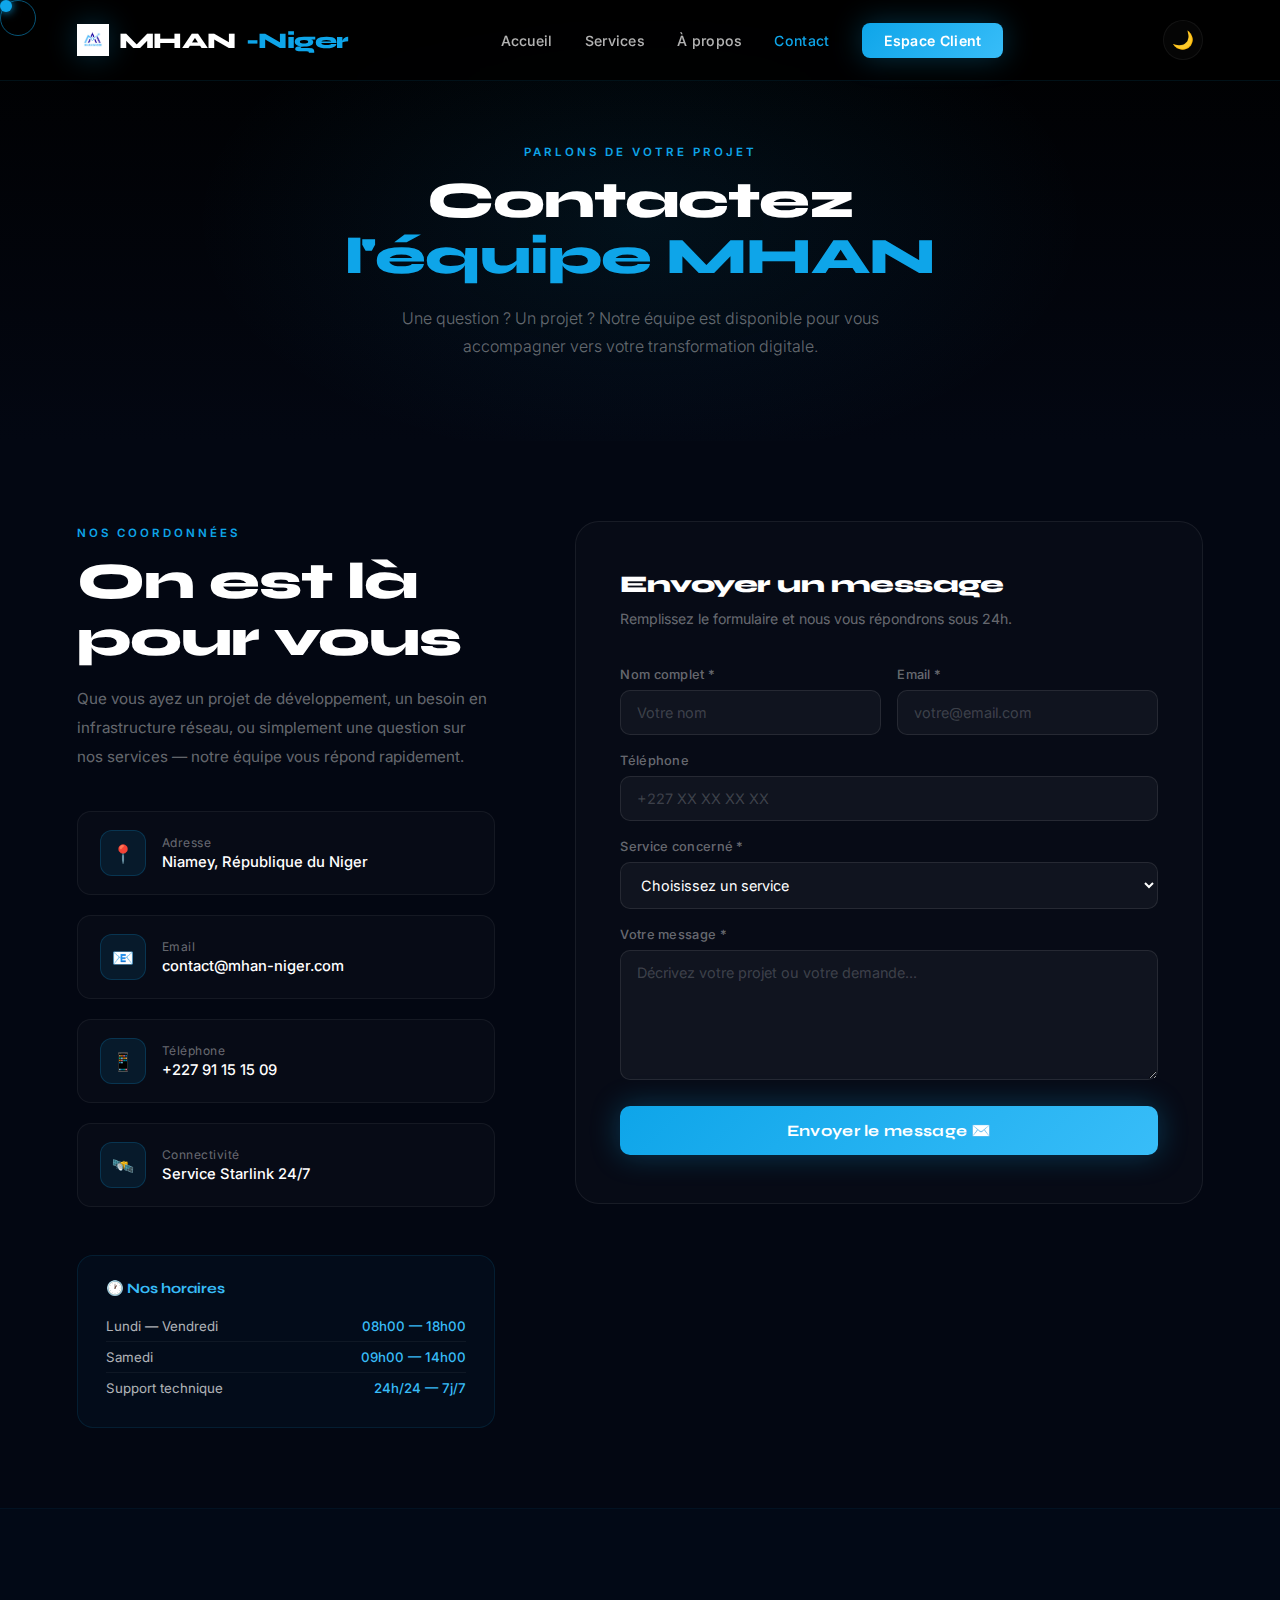
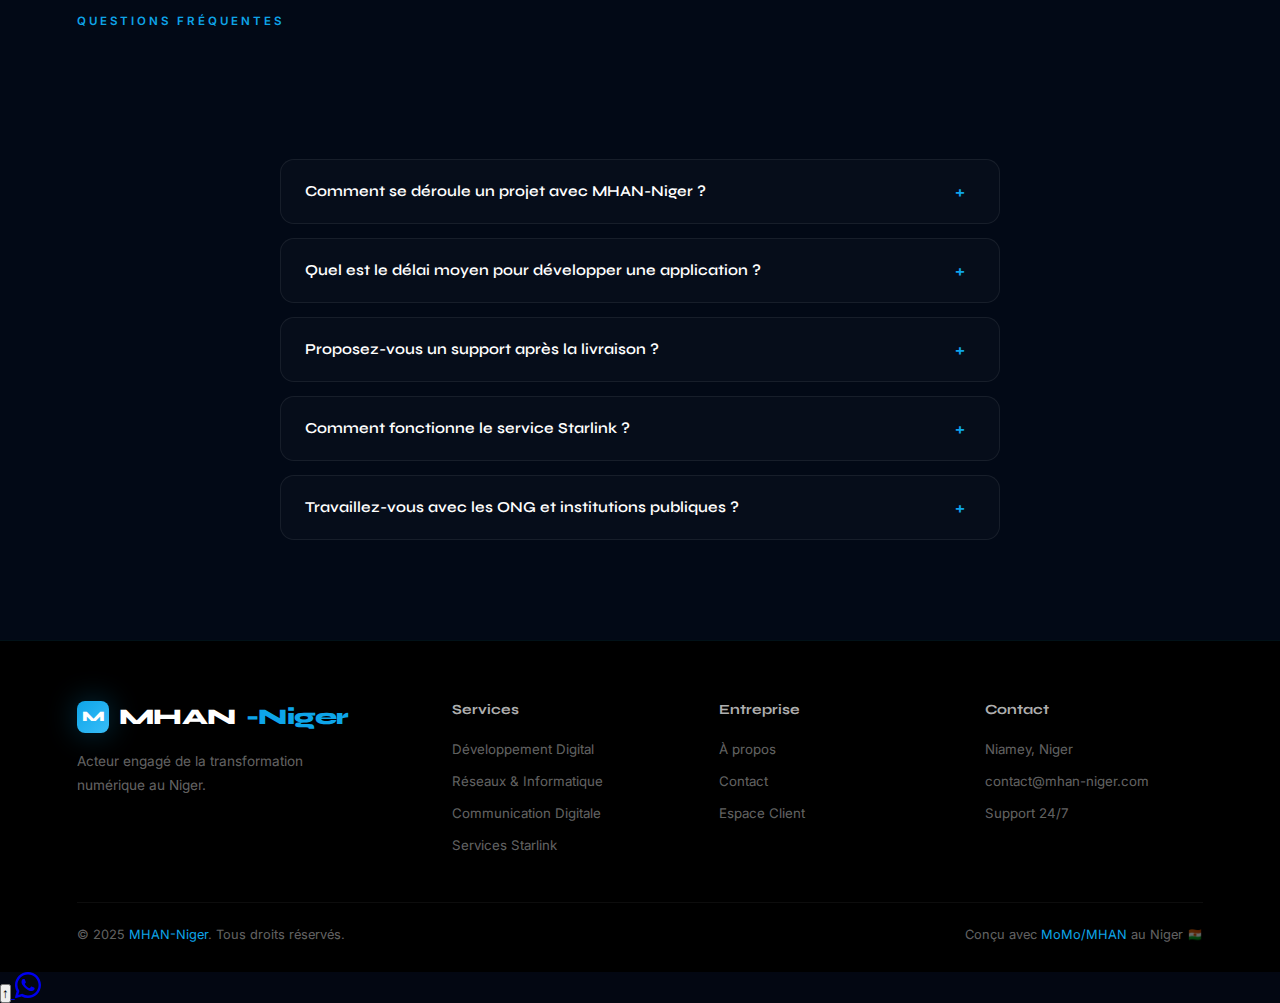
<file: contact.html>
<!DOCTYPE html>
<html lang="fr">
<head>
  <meta charset="UTF-8" />
  <meta name="viewport" content="width=device-width, initial-scale=1.0" />
  <title>Contact — MHAN-Niger</title>
  <link rel="stylesheet" href="css/global.css" />
  <link rel="stylesheet" href="css/contact.css" />
</head>
<body>

<!-- NAVBAR -->
<nav class="navbar">
  <a href="index.html" class="nav-logo">
   <div class="logo-badge">
     <img src="assets/images/logo-mhan.jpeg" alt="MHAN-Niger" />
   </div>
   MHAN<span>-Niger</span>
  </a>
  <ul class="nav-links">
    <li><a href="index.html">Accueil</a></li>
    <li><a href="services.html">Services</a></li>
    <li><a href="apropos.html">À propos</a></li>
    <li><a href="contact.html" class="actif">Contact</a></li>
    <li><a href="client.html" class="nav-cta">Espace Client</a></li>
  </ul>
  <button class="theme-toggle" id="themeToggle" title="Changer le thème">
    <span class="icone-soleil">☀️</span>
    <span class="icone-lune">🌙</span>
  </button>
  <button class="hamburger" id="hamburger">
    <span></span><span></span><span></span>
  </button>
</nav>

<!-- MENU MOBILE -->
<div class="menu-mobile" id="menuMobile">
  <button class="btn-fermer" id="btnFermer">✕</button>
  <a href="index.html">Accueil</a>
  <a href="services.html">Services</a>
  <a href="apropos.html">À propos</a>
  <a href="contact.html">Contact</a>
  <a href="client.html">Espace Client</a>
</div>

<!-- HERO -->
<section id="hero-contact">
  <div class="hero-contact-bg"></div>
  <div style="position:relative;z-index:1;text-align:center;width:100%">
    <div class="section-tag">Parlons de votre projet</div>
    <h1 class="section-titre fade-up">
      Contactez<br/>
      <span style="color:var(--bleu-electrique)">l'équipe MHAN</span>
    </h1>
    <p class="section-sous-titre fade-up" style="margin:0 auto">
      Une question ? Un projet ? Notre équipe est disponible
      pour vous accompagner vers votre transformation digitale.
    </p>
  </div>
</section>

<!-- CONTACT -->
<section id="contact-section">
  <div class="contact-wrapper">

    <!-- INFOS -->
    <div class="contact-infos fade-left">
      <div class="section-tag">Nos coordonnées</div>
      <h2 class="section-titre">On est là<br/>pour vous</h2>
      <p>
        Que vous ayez un projet de développement, un besoin en
        infrastructure réseau, ou simplement une question sur nos
        services — notre équipe vous répond rapidement.
      </p>
      <div class="contact-items">
        <div class="contact-item">
          <div class="contact-icone">📍</div>
          <div>
            <div class="contact-item-label">Adresse</div>
            <div class="contact-item-valeur">Niamey, République du Niger</div>
          </div>
        </div>
        <div class="contact-item">
          <div class="contact-icone">📧</div>
          <div>
            <div class="contact-item-label">Email</div>
            <div class="contact-item-valeur">contact@mhan-niger.com</div>
          </div>
        </div>
        <div class="contact-item">
          <div class="contact-icone">📱</div>
          <div>
            <div class="contact-item-label">Téléphone</div>
            <div class="contact-item-valeur">+227 91 15 15 09</div>
          </div>
        </div>
        <div class="contact-item">
          <div class="contact-icone">🛰️</div>
          <div>
            <div class="contact-item-label">Connectivité</div>
            <div class="contact-item-valeur">Service Starlink 24/7</div>
          </div>
        </div>
      </div>
      <div class="horaires">
        <h4>🕐 Nos horaires</h4>
        <div class="horaire-ligne">
          <span>Lundi — Vendredi</span>
          <span>08h00 — 18h00</span>
        </div>
        <div class="horaire-ligne">
          <span>Samedi</span>
          <span>09h00 — 14h00</span>
        </div>
        <div class="horaire-ligne">
          <span>Support technique</span>
          <span>24h/24 — 7j/7</span>
        </div>
      </div>
    </div>

    <!-- FORMULAIRE -->
    <div class="contact-formulaire fade-right">
      <h3>Envoyer un message</h3>
      <p>Remplissez le formulaire et nous vous répondrons sous 24h.</p>
      <form id="formContact" onsubmit="envoyerContact(event)">
        <div class="form-row">
          <div class="form-groupe">
            <label>Nom complet *</label>
            <input type="text"
              id="contactNom"
              placeholder="Votre nom"
              required />
          </div>
          <div class="form-groupe">
            <label>Email *</label>
            <input type="email"
              id="contactEmail"
              placeholder="votre@email.com"
              required />
          </div>
        </div>
        <div class="form-groupe">
          <label>Téléphone</label>
          <input type="tel"
            id="contactTel"
            placeholder="+227 XX XX XX XX" />
        </div>
        <div class="form-groupe">
          <label>Service concerné *</label>
          <select id="contactService" required>
            <option value="" disabled selected>Choisissez un service</option>
            <option>Ingénierie Digitale</option>
            <option>Services Informatiques & Réseaux</option>
            <option>Communication Digitale</option>
            <option>Cybersécurité & Maintenance</option>
            <option>Autre demande</option>
          </select>
        </div>
        <div class="form-groupe">
          <label>Votre message *</label>
          <textarea
            id="contactMessage"
            placeholder="Décrivez votre projet ou votre demande..."
            required></textarea>
        </div>
        <button type="submit" class="form-submit">
          Envoyer le message ✉️
        </button>
      </form>
    </div>

  </div>
</section>

<!-- FAQ -->
<section id="faq">
  <div class="section-tag">Questions fréquentes</div>
  <h2 class="section-titre fade-up" style="text-align:center">
    Vous avez des questions ?
  </h2>
  <div class="faq-liste">

    <div class="faq-item">
      <button class="faq-question" onclick="toggleFaq(this)">
        Comment se déroule un projet avec MHAN-Niger ?
        <span class="faq-icone">+</span>
      </button>
      <div class="faq-reponse">
        <p>Nous commençons par une consultation gratuite pour comprendre vos besoins. Ensuite nous établissons un devis détaillé, planifions le projet et vous tenons informé à chaque étape jusqu'à la livraison finale.</p>
      </div>
    </div>

    <div class="faq-item">
      <button class="faq-question" onclick="toggleFaq(this)">
        Quel est le délai moyen pour développer une application ?
        <span class="faq-icone">+</span>
      </button>
      <div class="faq-reponse">
        <p>Cela dépend de la complexité du projet. Un site vitrine prend 1 à 2 semaines, une application mobile 4 à 8 semaines, et un système complexe peut prendre 3 à 6 mois. Nous vous donnons un planning précis dès le début.</p>
      </div>
    </div>

    <div class="faq-item">
      <button class="faq-question" onclick="toggleFaq(this)">
        Proposez-vous un support après la livraison ?
        <span class="faq-icone">+</span>
      </button>
      <div class="faq-reponse">
        <p>Oui ! Tous nos projets incluent une période de support après livraison. Nous proposons également des contrats de maintenance pour assurer le bon fonctionnement de vos solutions sur le long terme.</p>
      </div>
    </div>

    <div class="faq-item">
      <button class="faq-question" onclick="toggleFaq(this)">
        Comment fonctionne le service Starlink ?
        <span class="faq-icone">+</span>
      </button>
      <div class="faq-reponse">
        <p>Nous vendons les kits Starlink officiels, les installons et les configurons pour vous. Nous gérons également les réabonnements et assurons un support technique en cas de problème. Disponible dans tout le Niger.</p>
      </div>
    </div>

    <div class="faq-item">
      <button class="faq-question" onclick="toggleFaq(this)">
        Travaillez-vous avec les ONG et institutions publiques ?
        <span class="faq-icone">+</span>
      </button>
      <div class="faq-reponse">
        <p>Absolument ! MHAN-Niger accompagne les entreprises privées, les ONG, les institutions publiques et les particuliers. Nous adaptons nos solutions et nos tarifs selon le type d'organisation.</p>
      </div>
    </div>

  </div>
</section>

<!-- FOOTER -->
<footer>
  <div class="footer-grid">
    <div class="footer-brand">
      <a href="index.html" class="nav-logo">
        <div class="logo-badge">M</div>
        MHAN<span>-Niger</span>
      </a>
      <p>Acteur engagé de la transformation numérique au Niger.</p>
    </div>
    <div class="footer-col">
      <h4>Services</h4>
      <ul>
        <li><a href="services.html">Développement Digital</a></li>
        <li><a href="services.html">Réseaux & Informatique</a></li>
        <li><a href="services.html">Communication Digitale</a></li>
        <li><a href="services.html">Services Starlink</a></li>
      </ul>
    </div>
    <div class="footer-col">
      <h4>Entreprise</h4>
      <ul>
        <li><a href="apropos.html">À propos</a></li>
        <li><a href="contact.html">Contact</a></li>
        <li><a href="client.html">Espace Client</a></li>
      </ul>
    </div>
    <div class="footer-col">
      <h4>Contact</h4>
      <ul>
        <li><a href="#">Niamey, Niger</a></li>
        <li><a href="#">contact@mhan-niger.com</a></li>
        <li><a href="#">Support 24/7</a></li>
      </ul>
    </div>
  </div>
  <div class="footer-bottom">
    <p>© 2025 <span>MHAN-Niger</span>. Tous droits réservés.</p>
    <p>Conçu avec <span>MoMo/MHAN</span> au Niger 🇳🇪</p>
  </div>
</footer>

<script src="js/global.js"></script>
<script src="js/api.js"></script>
<script>
async function envoyerContact(event) {
  event.preventDefault();
  const btn = document.querySelector('.form-submit');
  btn.textContent = 'Envoi en cours...';
  btn.disabled = true;

  const nom = document.getElementById('contactNom').value;
  const email = document.getElementById('contactEmail').value;
  const service = document.getElementById('contactService').value;
  const contenu = document.getElementById('contactMessage').value;

  // Envoi réel au backend
  const succes = await envoyerMessage(nom, email, service, contenu);

  if (succes) {
    document.getElementById('formContact').reset();
  }

  btn.textContent = 'Envoyer le message ✉️';
  btn.disabled = false;
}

// ── FAQ ──
function toggleFaq(btn) {
  const item = btn.parentElement;
  const estOuvert = item.classList.contains('ouvert');

  // Fermer tous
  document.querySelectorAll('.faq-item').forEach(function(i) {
    i.classList.remove('ouvert');
  });

  // Ouvrir celui cliqué si pas déjà ouvert
  if (!estOuvert) {
    item.classList.add('ouvert');
  }
}
</script>
</body>
</html>
</file>
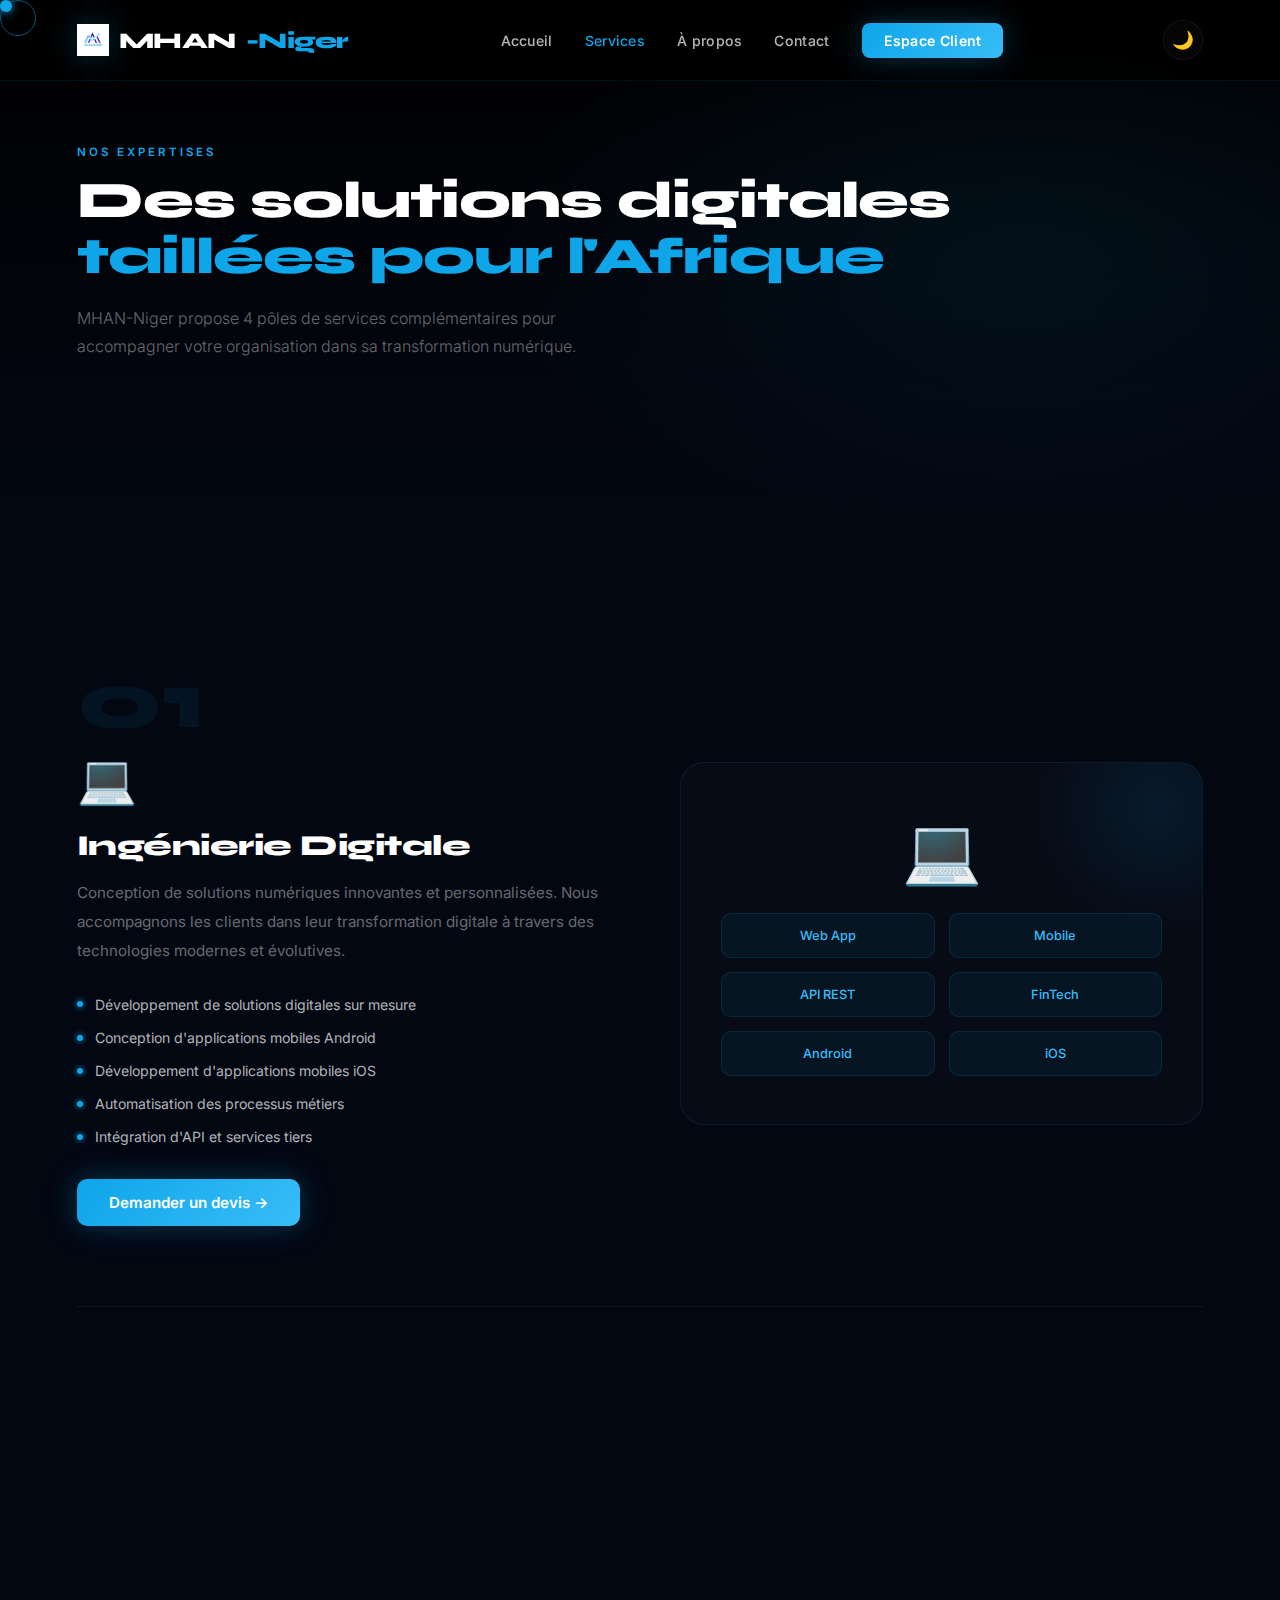
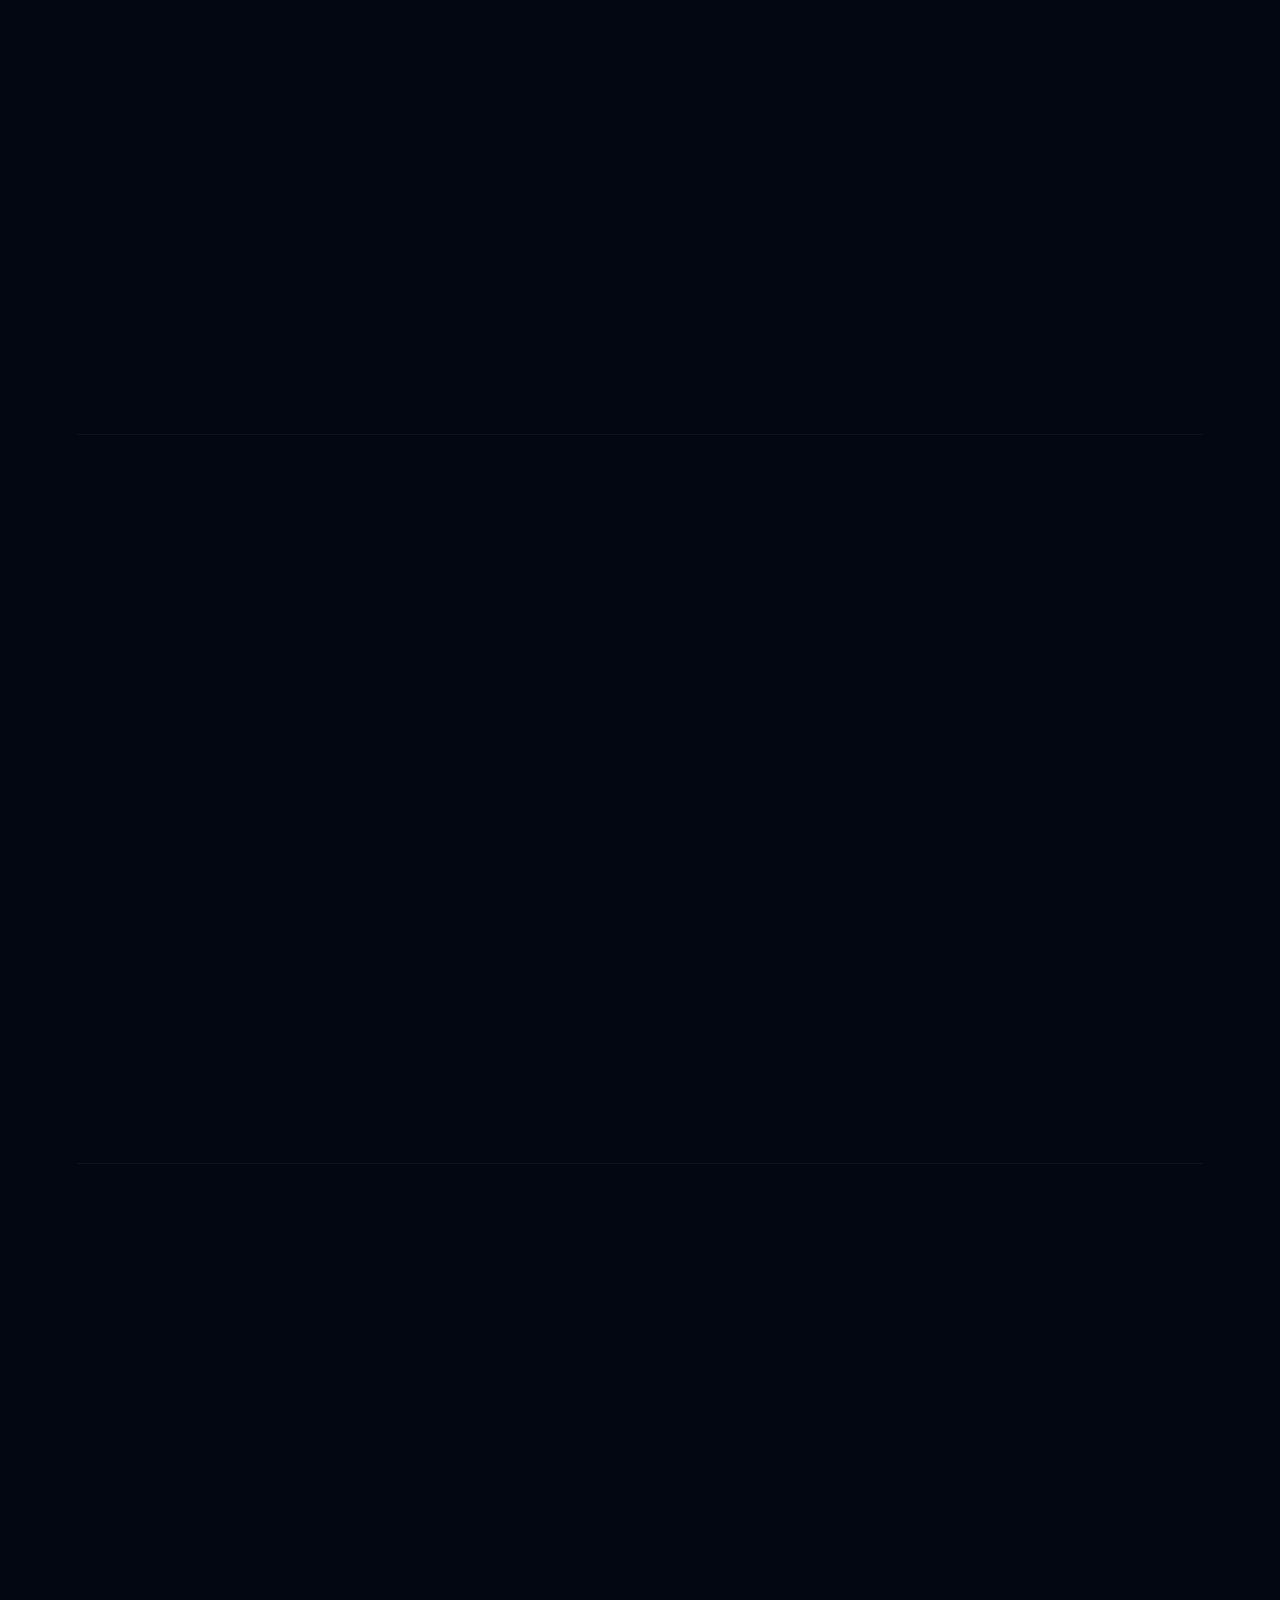
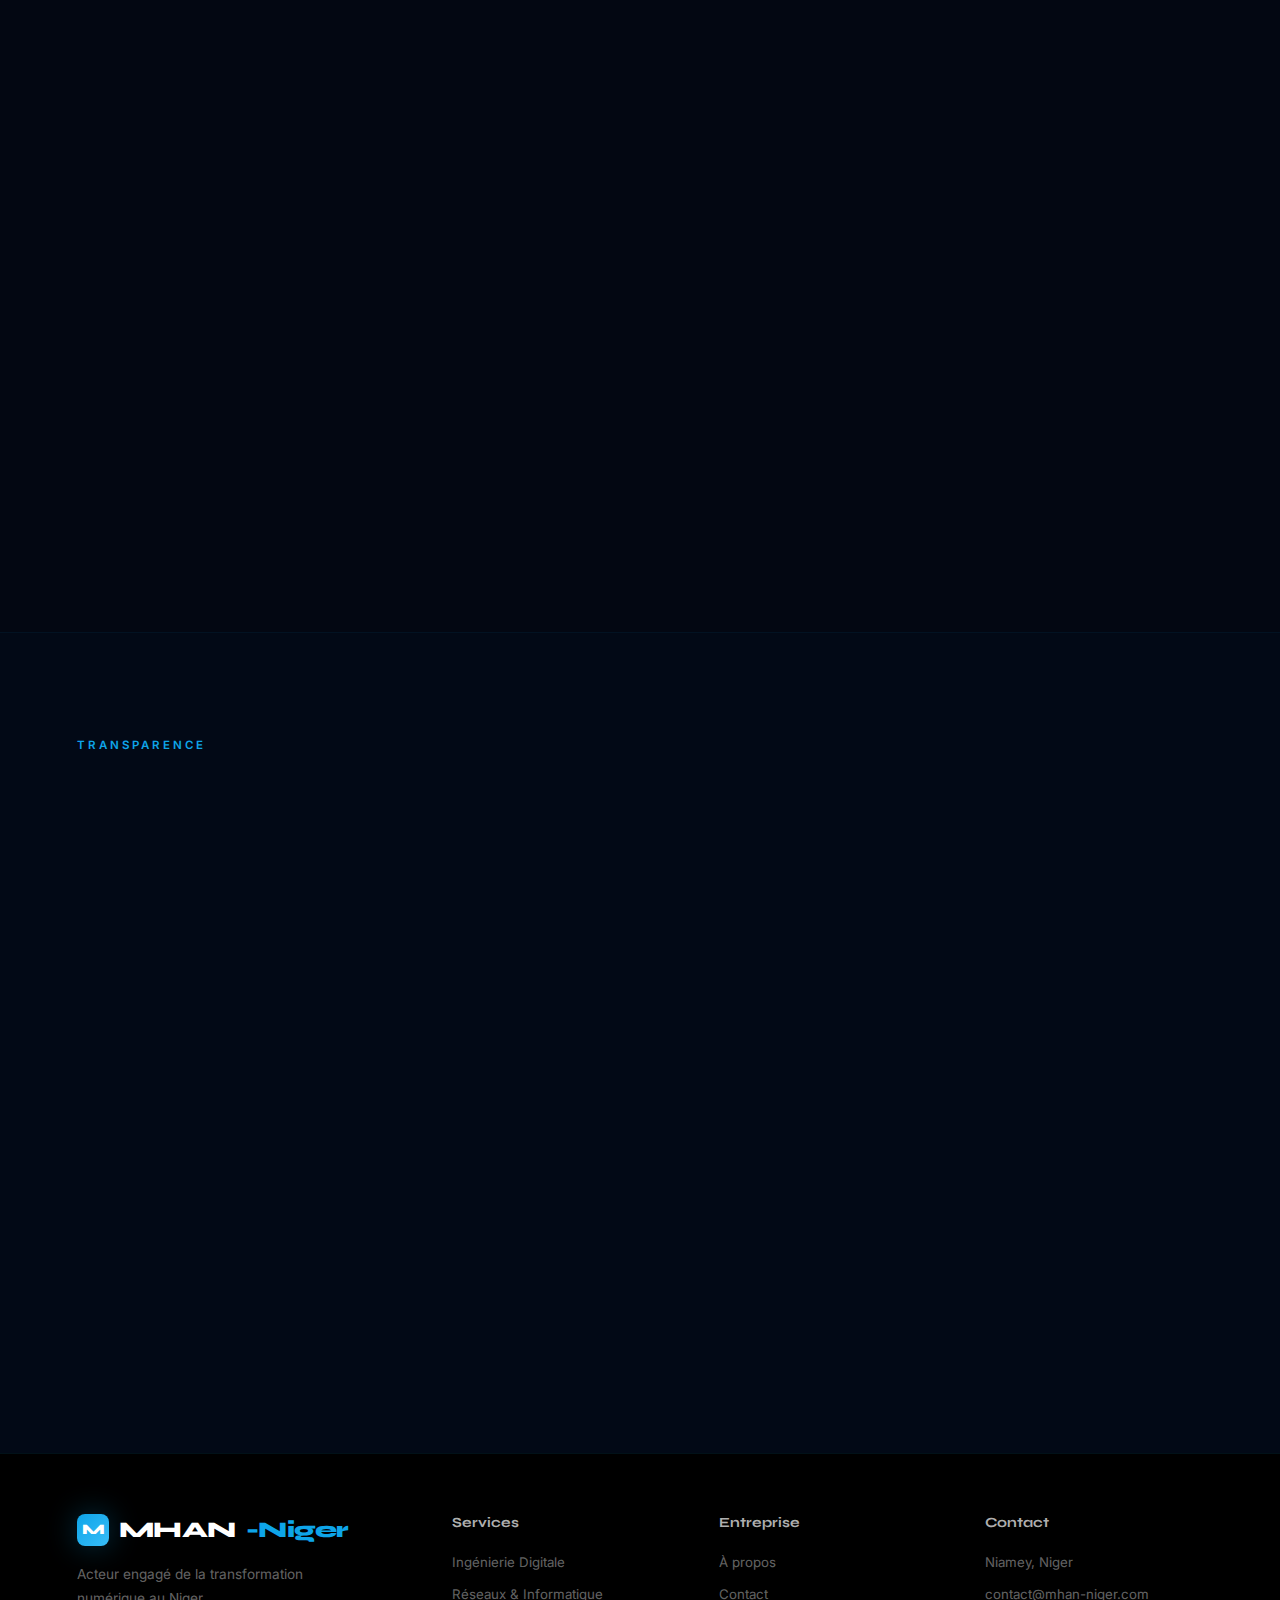
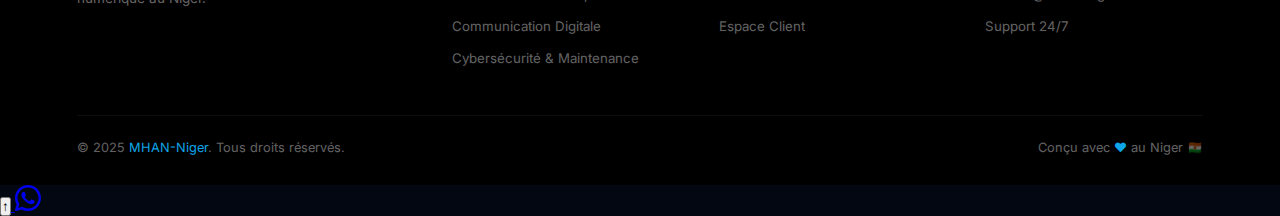
<file: services.html>
<!DOCTYPE html>
<html lang="fr">
<head>
  <meta charset="UTF-8" />
  <meta name="viewport" content="width=device-width, initial-scale=1.0" />
  <title>Services — MHAN-Niger</title>
  <link rel="stylesheet" href="css/global.css" />
  <link rel="stylesheet" href="css/services.css" />
</head>
<body>

<!-- NAVBAR -->
<nav class="navbar">
  <a href="index.html" class="nav-logo">
   <div class="logo-badge">
     <img src="assets/images/logo-mhan.jpeg" alt="MHAN-Niger" />
   </div>
   MHAN<span>-Niger</span>
 </a>
  <ul class="nav-links">
    <li><a href="index.html">Accueil</a></li>
    <li><a href="services.html" class="actif">Services</a></li>
    <li><a href="apropos.html">À propos</a></li>
    <li><a href="contact.html">Contact</a></li>
    <li><a href="client.html" class="nav-cta">Espace Client</a></li>
  </ul>
  <button class="theme-toggle" id="themeToggle" title="Changer le thème">
    <span class="icone-soleil">☀️</span>
    <span class="icone-lune">🌙</span>
  </button>
  <button class="hamburger" id="hamburger">
    <span></span><span></span><span></span>
  </button>
</nav>

<!-- MENU MOBILE -->
<div class="menu-mobile" id="menuMobile">
  <button class="btn-fermer" id="btnFermer">✕</button>
  <a href="index.html">Accueil</a>
  <a href="services.html">Services</a>
  <a href="apropos.html">À propos</a>
  <a href="contact.html">Contact</a>
  <a href="client.html">Espace Client</a>
</div>

<!-- HERO -->
<section id="hero-services">
  <div class="hero-services-bg"></div>
  <div class="hero-services-content">
    <div class="section-tag">Nos expertises</div>
    <h1 class="section-titre fade-up">
      Des solutions digitales<br/>
      <span style="color:var(--bleu-electrique)">taillées pour l'Afrique</span>
    </h1>
    <p class="section-sous-titre fade-up">
      MHAN-Niger propose 4 pôles de services complémentaires pour
      accompagner votre organisation dans sa transformation numérique.
    </p>
  </div>
</section>

<!-- SERVICES DÉTAILLÉS -->
<section id="services-detail">

  <!-- SERVICE 1 -->
  <div class="service-bloc">
    <div class="fade-left">
      <div class="service-numero">01</div>
      <span class="service-icone-grand">💻</span>
      <h2 class="service-titre">Ingénierie Digitale</h2>
      <p class="service-description">
        Conception de solutions numériques innovantes et personnalisées.
        Nous accompagnons les clients dans leur transformation digitale
        à travers des technologies modernes et évolutives.
      </p>
      <div class="service-liste">
        <div class="service-liste-item">Développement de solutions digitales sur mesure</div>
        <div class="service-liste-item">Conception d'applications mobiles Android</div>
        <div class="service-liste-item">Développement d'applications mobiles iOS</div>
        <div class="service-liste-item">Automatisation des processus métiers</div>
        <div class="service-liste-item">Intégration d'API et services tiers</div>
      </div>
      <a href="contact.html" class="btn-primary">Demander un devis →</a>
    </div>
    <div class="service-visuel fade-right">
      <span class="service-visuel-icone">💻</span>
      <div class="service-features">
        <div class="feature-chip">Web App</div>
        <div class="feature-chip">Mobile</div>
        <div class="feature-chip">API REST</div>
        <div class="feature-chip">FinTech</div>
        <div class="feature-chip">Android</div>
        <div class="feature-chip">iOS</div>
      </div>
    </div>
  </div>

  <!-- SERVICE 2 -->
  <div class="service-bloc inverse">
    <div class="fade-right">
      <div class="service-numero">02</div>
      <span class="service-icone-grand">🔧</span>
      <h2 class="service-titre">Services Informatiques & Réseaux</h2>
      <p class="service-description">
        Mise en place, sécurisation et maintenance des infrastructures
        informatiques. Garantissez la performance et la continuité
        de vos systèmes d'information.
      </p>
      <div class="service-liste">
        <div class="service-liste-item">Installation et configuration des réseaux</div>
        <div class="service-liste-item">Maintenance des PC, serveurs et réseaux</div>
        <div class="service-liste-item">Dépannage et assistance technique</div>
        <div class="service-liste-item">Optimisation et modernisation des systèmes existants</div>
      </div>
      <a href="contact.html" class="btn-primary">Demander un devis →</a>
    </div>
    <div class="service-visuel fade-left">
      <span class="service-visuel-icone">🔧</span>
      <div class="service-features">
        <div class="feature-chip">Réseaux</div>
        <div class="feature-chip">Serveurs</div>
        <div class="feature-chip">Maintenance</div>
        <div class="feature-chip">Dépannage</div>
        <div class="feature-chip">Optimisation</div>
        <div class="feature-chip">Support</div>
      </div>
    </div>
  </div>

  <!-- SERVICE 3 -->
  <div class="service-bloc">
    <div class="fade-left">
      <div class="service-numero">03</div>
      <span class="service-icone-grand">🎨</span>
      <h2 class="service-titre">Communication Digitale</h2>
      <p class="service-description">
        Renforcez votre visibilité et image de marque à travers des
        actions de communication modernes et impactantes. Du logo
        à l'identité visuelle complète.
      </p>
      <div class="service-liste">
        <div class="service-liste-item">Création graphique (logos, flyers, affiches)</div>
        <div class="service-liste-item">Conception de bannières et visuels digitaux</div>
        <div class="service-liste-item">Développement de l'identité visuelle et du branding digital</div>
        <div class="service-liste-item">Création de contenus professionnels numériques</div>
      </div>
      <a href="contact.html" class="btn-primary">Demander un devis →</a>
    </div>
    <div class="service-visuel fade-right">
      <span class="service-visuel-icone">🎨</span>
      <div class="service-features">
        <div class="feature-chip">Logo</div>
        <div class="feature-chip">Branding</div>
        <div class="feature-chip">Flyers</div>
        <div class="feature-chip">Visuels</div>
        <div class="feature-chip">Affiches</div>
        <div class="feature-chip">Identité</div>
      </div>
    </div>
  </div>

  <!-- SERVICE 4 -->
  <div class="service-bloc inverse">
    <div class="fade-right">
      <div class="service-numero">04</div>
      <span class="service-icone-grand">🔐</span>
      <h2 class="service-titre">Cybersécurité & Maintenance</h2>
      <p class="service-description">
        Protection complète de vos systèmes informatiques grâce à
        une expertise locale et des partenariats internationaux
        de haut niveau en cybersécurité.
      </p>

      <!-- Gestion locale -->
      <p style="font-size:0.85rem;font-weight:700;
        color:var(--bleu-vif);margin-bottom:10px;
        letter-spacing:1px;text-transform:uppercase">
        🇳🇪 Gestion locale
      </p>
      <div class="service-liste">
        <div class="service-liste-item">Maintenance des systèmes de sécurité installés</div>
        <div class="service-liste-item">Supervision et monitoring locaux</div>
        <div class="service-liste-item">Support technique et assistance aux clients</div>
        <div class="service-liste-item">Application des correctifs et mises à jour</div>
      </div>

      <!-- Partenaires internationaux -->
      <p style="font-size:0.85rem;font-weight:700;
        color:var(--bleu-vif);margin:16px 0 10px;
        letter-spacing:1px;text-transform:uppercase">
        🌍 Partenaires internationaux
      </p>
      <div class="service-liste">
        <div class="service-liste-item">Tests d'intrusion complexes (Pentest / Red Teaming)</div>
        <div class="service-liste-item">Audit avancé et certification ISO 27001</div>
        <div class="service-liste-item">Simulation de cyberattaques légales</div>
        <div class="service-liste-item">Détection et réponse aux menaces avancées</div>
        <div class="service-liste-item">Conseil stratégique en cybersécurité</div>
      </div>

      <a href="contact.html" class="btn-primary" style="margin-top:24px">
        Demander un devis →
      </a>
    </div>
    <div class="service-visuel fade-left">
      <span class="service-visuel-icone">🔐</span>
      <div class="service-features">
        <div class="feature-chip">Pentest</div>
        <div class="feature-chip">Red Teaming</div>
        <div class="feature-chip">ISO 27001</div>
        <div class="feature-chip">Monitoring</div>
        <div class="feature-chip">Maintenance</div>
        <div class="feature-chip">Cyberattaque</div>
        <div class="feature-chip">Audit</div>
        <div class="feature-chip">Conseil</div>
      </div>
    </div>
  </div>

</section>

<!-- TARIFS -->
<section id="tarifs">
  <div class="section-tag">Transparence</div>
  <h2 class="section-titre fade-up">
    Des offres adaptées<br/>à vos besoins
  </h2>
  <div class="tarifs-grid">
    <div class="tarif-card fade-up">
      <div class="tarif-icone">🚀</div>
      <div class="tarif-nom">Starter</div>
      <div class="tarif-prix">Sur devis — Petits projets</div>
      <ul class="tarif-liste">
        <li>Site vitrine simple</li>
        <li>Application basique</li>
        <li>Support 30 jours</li>
        <li>1 révision incluse</li>
      </ul>
      <a href="contact.html" class="btn-outline">Demander un devis</a>
    </div>
    <div class="tarif-card populaire fade-up" style="transition-delay:0.1s">
      <div class="tarif-badge">⭐ Plus populaire</div>
      <div class="tarif-icone">💎</div>
      <div class="tarif-nom">Business</div>
      <div class="tarif-prix">Sur devis — Projets moyens</div>
      <ul class="tarif-liste">
        <li>Application complète</li>
        <li>Espace client intégré</li>
        <li>Support 90 jours</li>
        <li>3 révisions incluses</li>
        <li>Formation incluse</li>
      </ul>
      <a href="contact.html" class="btn-primary">Demander un devis</a>
    </div>
    <div class="tarif-card fade-up" style="transition-delay:0.2s">
      <div class="tarif-icone">🏢</div>
      <div class="tarif-nom">Enterprise</div>
      <div class="tarif-prix">Sur devis — Grands projets</div>
      <ul class="tarif-liste">
        <li>Solution sur mesure complète</li>
        <li>Intégration systèmes existants</li>
        <li>Support 12 mois</li>
        <li>Révisions illimitées</li>
        <li>Formation & accompagnement</li>
      </ul>
      <a href="contact.html" class="btn-outline">Nous contacter</a>
    </div>
  </div>
</section>

<!-- FOOTER -->
<footer>
  <div class="footer-grid">
    <div class="footer-brand">
      <a href="index.html" class="nav-logo">
        <div class="logo-badge">M</div>
        MHAN<span>-Niger</span>
      </a>
      <p>Acteur engagé de la transformation numérique au Niger.</p>
    </div>
    <div class="footer-col">
     <h4>Services</h4>
       <ul>
          <li><a href="services.html">Ingénierie Digitale</a></li>
          <li><a href="services.html">Réseaux & Informatique</a></li>
          <li><a href="services.html">Communication Digitale</a></li>
          <li><a href="services.html">Cybersécurité & Maintenance</a></li>
       </ul>
    </div>
    <div class="footer-col">
      <h4>Entreprise</h4>
      <ul>
        <li><a href="apropos.html">À propos</a></li>
        <li><a href="contact.html">Contact</a></li>
        <li><a href="client.html">Espace Client</a></li>
      </ul>
    </div>
    <div class="footer-col">
      <h4>Contact</h4>
      <ul>
        <li><a href="#">Niamey, Niger</a></li>
        <li><a href="#">contact@mhan-niger.com</a></li>
        <li><a href="#">Support 24/7</a></li>
      </ul>
    </div>
  </div>
  <div class="footer-bottom">
    <p>© 2025 <span>MHAN-Niger</span>. Tous droits réservés.</p>
    <p>Conçu avec <span>♥</span> au Niger 🇳🇪</p>
  </div>
</footer>

<script src="js/global.js"></script>
</body>
</html>
</file>
<file: css/global.css>
/* ════════════════════════════════════════
   MHAN-Niger — global.css (COMPLET)
════════════════════════════════════════ */

@import url('https://fonts.googleapis.com/css2?family=Syne:wght@400;600;700;800&family=Inter:wght@300;400;500;600&display=swap');

/* ════════════════════════════════════════
   VARIABLES — MODE SOMBRE (défaut)
════════════════════════════════════════ */
:root {
  --noir: #000000;
  --noir-profond: #030712;
  --noir-card: #0a0f1e;
  --bleu-electrique: #0ea5e9;
  --bleu-vif: #38bdf8;
  --bleu-glow: #7dd3fc;
  --blanc: #ffffff;
  --blanc-70: rgba(255,255,255,0.7);
  --blanc-40: rgba(255,255,255,0.4);
  --blanc-10: rgba(255,255,255,0.1);
  --gradient-bleu: linear-gradient(135deg, #0ea5e9, #38bdf8);
  --glow: 0 0 30px rgba(14,165,233,0.3);
  --glow-fort: 0 0 60px rgba(14,165,233,0.5);
  --bg-principal: #030712;
  --bg-card: rgba(255,255,255,0.02);
  --border-color: rgba(255,255,255,0.06);
  --border-hover: rgba(14,165,233,0.3);
  --texte-principal: #ffffff;
  --texte-secondaire: rgba(255,255,255,0.7);
  --texte-discret: rgba(255,255,255,0.4);
  --navbar-bg: rgba(0,0,0,0.8);
  --navbar-scrolled: rgba(0,0,0,0.95);
}

/* ════════════════════════════════════════
   VARIABLES — MODE CLAIR
════════════════════════════════════════ */
[data-theme="light"] {
  --bleu-electrique: #1e293b;
  --bleu-vif: #334155;
  --bleu-glow: #64748b;
  --gradient-bleu: linear-gradient(135deg, #1e293b, #334155);
  --glow: 0 0 30px rgba(30,41,59,0.15);
  --glow-fort: 0 0 60px rgba(30,41,59,0.25);
  --bg-principal: #ffffff;
  --bg-card: #ffffff;
  --border-color: rgba(0,0,0,0.08);
  --border-hover: rgba(30,41,59,0.3);
  --texte-principal: #0f172a;
  --texte-secondaire: #334155;
  --texte-discret: #64748b;
  --navbar-bg: rgba(255,255,255,0.92);
  --navbar-scrolled: rgba(255,255,255,0.98);
  --blanc: #0f172a;
  --blanc-70: rgba(15,23,42,0.75);
  --blanc-40: rgba(15,23,42,0.45);
  --blanc-10: rgba(15,23,42,0.06);
}

/* ════════════════════════════════════════
   RESET
════════════════════════════════════════ */
*, *::before, *::after {
  margin: 0;
  padding: 0;
  box-sizing: border-box;
}

html {
  scroll-behavior: smooth;
  font-size: 16px;
  overflow-x: hidden;
}

body {
  font-family: 'Inter', sans-serif;
  background-color: var(--bg-principal);
  color: var(--texte-principal);
  overflow-x: hidden;
  width: 100%;
  max-width: 100%;
  cursor: none;
  transition: background-color 0.4s ease, color 0.3s ease;
}

* {
  max-width: 100%;
  transition: background-color 0.4s ease,
              color 0.3s ease,
              border-color 0.3s ease,
              box-shadow 0.3s ease;
}

/* ════════════════════════════════════════
   CURSEUR PERSONNALISÉ
════════════════════════════════════════ */
.curseur {
  width: 12px;
  height: 12px;
  background: var(--bleu-electrique);
  border-radius: 50%;
  position: fixed;
  top: 0; left: 0;
  pointer-events: none;
  z-index: 9999;
  transition: transform 0.1s ease;
  box-shadow: 0 0 10px var(--bleu-electrique);
}

.curseur-anneau {
  width: 36px;
  height: 36px;
  border: 1.5px solid rgba(14,165,233,0.5);
  border-radius: 50%;
  position: fixed;
  top: 0; left: 0;
  pointer-events: none;
  z-index: 9998;
  transition: all 0.15s ease;
}

/* ════════════════════════════════════════
   SCROLLBAR
════════════════════════════════════════ */
::-webkit-scrollbar { width: 4px; }
::-webkit-scrollbar-track { background: var(--bg-principal); }
::-webkit-scrollbar-thumb {
  background: var(--bleu-electrique);
  border-radius: 4px;
}

/* ════════════════════════════════════════
   BOUTON TOGGLE THÈME
════════════════════════════════════════ */
.theme-toggle {
  width: 40px;
  height: 40px;
  background: var(--bg-card);
  border: 1px solid var(--border-color);
  border-radius: 50%;
  display: flex;
  align-items: center;
  justify-content: center;
  cursor: pointer;
  font-size: 1.1rem;
  position: relative;
  overflow: hidden;
  margin-left: 8px;
  transition: all 0.3s ease;
}

.theme-toggle:hover {
  border-color: var(--bleu-electrique);
  box-shadow: var(--glow);
  transform: rotate(20deg);
}

.theme-toggle .icone-soleil,
.theme-toggle .icone-lune {
  position: absolute;
  transition: all 0.4s cubic-bezier(0.34,1.56,0.64,1);
}

.theme-toggle .icone-soleil {
  opacity: 0;
  transform: translateY(20px) rotate(90deg);
}

.theme-toggle .icone-lune {
  opacity: 1;
  transform: translateY(0) rotate(0deg);
}

[data-theme="light"] .theme-toggle .icone-soleil {
  opacity: 1;
  transform: translateY(0) rotate(0deg);
}

[data-theme="light"] .theme-toggle .icone-lune {
  opacity: 0;
  transform: translateY(-20px) rotate(-90deg);
}

/* ════════════════════════════════════════
   NAVBAR
════════════════════════════════════════ */
.navbar {
  position: fixed;
  top: 0; left: 0; right: 0;
  z-index: 1000;
  display: flex;
  align-items: center;
  justify-content: space-between;
  padding: 20px 6%;
  background: var(--navbar-bg);
  backdrop-filter: blur(20px);
  border-bottom: 1px solid rgba(14,165,233,0.1);
  transition: all 0.3s ease;
}

.navbar.scrolled {
  padding: 14px 6%;
  background: var(--navbar-scrolled);
  border-bottom: 1px solid rgba(14,165,233,0.2);
}

[data-theme="light"] .navbar {
  border-bottom: 1px solid rgba(0,0,0,0.08);
  box-shadow: 0 1px 20px rgba(0,0,0,0.06);
}

.nav-logo {
  font-family: 'Syne', sans-serif;
  font-size: 1.4rem;
  font-weight: 800;
  letter-spacing: -0.5px;
  color: var(--texte-principal);
  text-decoration: none;
  display: flex;
  align-items: center;
  gap: 10px;
}

.logo-badge {
  width: 32px;
  height: 32px;
  background: var(--gradient-bleu);
  border-radius: 8px;
  display: flex;
  align-items: center;
  justify-content: center;
  font-size: 0.9rem;
  font-weight: 900;
  color: #ffffff;
  box-shadow: var(--glow);
}

.nav-logo span {
  color: var(--bleu-electrique);
}

.nav-links {
  display: flex;
  align-items: center;
  gap: 32px;
  list-style: none;
}

.nav-links a {
  font-size: 0.88rem;
  font-weight: 500;
  color: var(--texte-secondaire);
  text-decoration: none;
  letter-spacing: 0.3px;
  transition: color 0.3s;
  position: relative;
}

.nav-links a::after {
  content: '';
  position: absolute;
  bottom: -4px; left: 0;
  width: 0; height: 1.5px;
  background: var(--bleu-electrique);
  transition: width 0.3s ease;
}

.nav-links a:hover { color: var(--texte-principal); }
.nav-links a:hover::after { width: 100%; }
.nav-links a.actif { color: var(--bleu-electrique); }

.nav-cta {
  background: var(--gradient-bleu) !important;
  color: #ffffff !important;
  padding: 9px 22px;
  border-radius: 8px;
  font-weight: 600 !important;
  box-shadow: var(--glow);
  transition: box-shadow 0.3s, transform 0.2s !important;
}

.nav-cta:hover {
  box-shadow: var(--glow-fort) !important;
  transform: translateY(-2px);
}

.nav-cta::after { display: none !important; }

/* ════════════════════════════════════════
   HAMBURGER & MENU MOBILE
════════════════════════════════════════ */
.hamburger {
  display: none;
  flex-direction: column;
  gap: 5px;
  cursor: pointer;
  background: none;
  border: none;
}

.hamburger span {
  width: 24px;
  height: 2px;
  background: var(--texte-principal);
  border-radius: 2px;
  transition: all 0.3s;
}

.menu-mobile {
  display: none;
  position: fixed;
  inset: 0;
  z-index: 999;
  background: rgba(0,0,0,0.98);
  flex-direction: column;
  align-items: center;
  justify-content: center;
  gap: 40px;
}

[data-theme="light"] .menu-mobile {
  background: rgba(255,255,255,0.99);
}

.menu-mobile.ouvert { display: flex; }

.menu-mobile a {
  font-family: 'Syne', sans-serif;
  font-size: 2rem;
  font-weight: 800;
  color: var(--texte-principal);
  text-decoration: none;
  transition: color 0.3s;
}

.menu-mobile a:hover { color: var(--bleu-electrique); }

.btn-fermer {
  position: absolute;
  top: 24px; right: 6%;
  background: none;
  border: none;
  color: var(--texte-principal);
  font-size: 1.8rem;
  cursor: pointer;
}

/* ════════════════════════════════════════
   BOUTONS
════════════════════════════════════════ */
.btn-primary {
  display: inline-flex;
  align-items: center;
  gap: 8px;
  background: var(--gradient-bleu);
  color: #ffffff;
  padding: 14px 32px;
  border-radius: 10px;
  font-size: 0.95rem;
  font-weight: 600;
  text-decoration: none;
  border: none;
  cursor: pointer;
  box-shadow: var(--glow);
  transition: box-shadow 0.3s, transform 0.2s;
  font-family: 'Inter', sans-serif;
}

.btn-primary:hover {
  box-shadow: var(--glow-fort);
  transform: translateY(-2px);
}

.btn-outline {
  display: inline-flex;
  align-items: center;
  gap: 8px;
  background: transparent;
  color: var(--texte-principal);
  padding: 13px 32px;
  border-radius: 10px;
  font-size: 0.95rem;
  font-weight: 500;
  text-decoration: none;
  border: 1.5px solid var(--border-color);
  cursor: pointer;
  transition: border-color 0.3s, background 0.3s;
  font-family: 'Inter', sans-serif;
}

.btn-outline:hover {
  border-color: var(--bleu-electrique);
  background: var(--bg-card);
}

/* ════════════════════════════════════════
   SECTIONS
════════════════════════════════════════ */
.section-tag {
  display: inline-block;
  font-size: 0.72rem;
  font-weight: 600;
  letter-spacing: 3px;
  text-transform: uppercase;
  color: var(--bleu-electrique);
  margin-bottom: 14px;
}

.section-titre {
  font-family: 'Syne', sans-serif;
  font-size: clamp(2rem, 4vw, 3.2rem);
  font-weight: 800;
  line-height: 1.1;
  letter-spacing: -1px;
  margin-bottom: 18px;
  color: var(--texte-principal);
}

.section-sous-titre {
  font-size: 1rem;
  font-weight: 300;
  color: var(--texte-discret);
  line-height: 1.8;
  max-width: 520px;
  margin-bottom: 60px;
}

/* ════════════════════════════════════════
   ANIMATIONS
════════════════════════════════════════ */
.fade-up {
  opacity: 0;
  transform: translateY(40px);
  transition: opacity 0.7s ease, transform 0.7s ease;
}
.fade-up.visible { opacity: 1; transform: translateY(0); }

.fade-left {
  opacity: 0;
  transform: translateX(-40px);
  transition: opacity 0.7s ease, transform 0.7s ease;
}
.fade-left.visible { opacity: 1; transform: translateX(0); }

.fade-right {
  opacity: 0;
  transform: translateX(40px);
  transition: opacity 0.7s ease, transform 0.7s ease;
}
.fade-right.visible { opacity: 1; transform: translateX(0); }

/* ════════════════════════════════════════
   TOAST NOTIFICATION
════════════════════════════════════════ */
.toast {
  position: fixed;
  bottom: 30px;
  right: 30px;
  z-index: 9000;
  background: var(--gradient-bleu);
  color: #ffffff;
  padding: 14px 24px;
  border-radius: 12px;
  font-size: 0.88rem;
  font-weight: 500;
  box-shadow: var(--glow-fort);
  transform: translateY(100px);
  opacity: 0;
  transition: all 0.4s cubic-bezier(0.34,1.56,0.64,1);
  max-width: 320px;
}

.toast.visible {
  transform: translateY(0);
  opacity: 1;
}

/* ════════════════════════════════════════
   FOOTER
════════════════════════════════════════ */
footer {
  background: #000000;
  border-top: 1px solid rgba(14,165,233,0.1);
  padding: 60px 6% 30px;
  transition: background-color 0.4s ease;
}

[data-theme="light"] footer {
  background: #f1f5f9;
  border-top: 1px solid rgba(0,0,0,0.08);
}

.footer-grid {
  display: grid;
  grid-template-columns: 1.5fr 1fr 1fr 1fr;
  gap: 48px;
  margin-bottom: 48px;
}

.footer-brand p {
  font-size: 0.85rem;
  color: var(--texte-discret);
  line-height: 1.8;
  margin-top: 16px;
  max-width: 260px;
}

.footer-col h4 {
  font-family: 'Syne', sans-serif;
  font-size: 0.88rem;
  font-weight: 700;
  margin-bottom: 20px;
  color: var(--texte-secondaire);
}

.footer-col ul {
  list-style: none;
  display: flex;
  flex-direction: column;
  gap: 12px;
}

.footer-col ul li a {
  font-size: 0.83rem;
  color: var(--texte-discret);
  text-decoration: none;
  transition: color 0.3s;
}

.footer-col ul li a:hover { color: var(--bleu-electrique); }

.footer-bottom {
  border-top: 1px solid rgba(255,255,255,0.05);
  padding-top: 24px;
  display: flex;
  justify-content: space-between;
  align-items: center;
}

[data-theme="light"] .footer-bottom {
  border-top: 1px solid rgba(0,0,0,0.06);
}

.footer-bottom p {
  font-size: 0.8rem;
  color: var(--texte-discret);
}

.footer-bottom span { color: var(--bleu-electrique); }

/* ════════════════════════════════════════
   MODE CLAIR — STYLES SPÉCIFIQUES
════════════════════════════════════════ */
[data-theme="light"] body {
  background-color: #ffffff;
  color: #0f172a;
}

[data-theme="light"] .section-titre { color: #0f172a; }
[data-theme="light"] .section-sous-titre { color: #64748b; }
[data-theme="light"] .section-tag { color: #334155; }

[data-theme="light"] .btn-outline {
  color: #1e293b;
  border-color: rgba(30,41,59,0.2);
}

[data-theme="light"] .btn-outline:hover {
  border-color: #1e293b;
  background: rgba(30,41,59,0.04);
}

[data-theme="light"] .hamburger span {
  background: #0f172a;
}

/* ════════════════════════════════════════
   RESPONSIVE MOBILE
════════════════════════════════════════ */
@media (max-width: 900px) {
  .nav-links { display: none; }
  .hamburger { display: flex; }
  .footer-grid { grid-template-columns: 1fr 1fr; }
}

@media (max-width: 768px) {

  .navbar { padding: 14px 5%; width: 100%; }
  .nav-logo { font-size: 1.1rem; }
  .logo-badge { width: 28px; height: 28px; font-size: 0.8rem; }
  .hamburger { display: flex; z-index: 1001; }
  .nav-links { display: none !important; }

  footer { padding: 48px 5% 24px; }

  .footer-grid {
    grid-template-columns: 1fr;
    gap: 32px;
  }

  .footer-bottom {
    flex-direction: column;
    gap: 8px;
    text-align: center;
  }

  .btn-primary, .btn-outline {
    padding: 12px 24px;
    font-size: 0.88rem;
  }

  .section-titre {
    font-size: clamp(1.6rem, 5.5vw, 2.2rem);
    letter-spacing: -0.5px;
  }

  .section-sous-titre {
    font-size: 0.88rem;
    max-width: 100%;
  }

}

@media (max-width: 600px) {
  .footer-grid { grid-template-columns: 1fr; }
}
</file>
<file: css/index.css>
/* ════════════════════════════════════════
   MHAN-Niger — index.css
   Styles de la page d'accueil
════════════════════════════════════════ */

/* ── CANVAS PARTICULES ── */
#canvas-particules {
  position: fixed;
  top: 0; left: 0;
  width: 100%; height: 100%;
  z-index: 0;
  pointer-events: none;
}

/* ── HERO ── */
#hero {
  min-height: 100vh;
  display: flex;
  align-items: center;
  padding: 120px 6% 80px;
  position: relative;
  z-index: 1;
  overflow: hidden;
}

.hero-glow {
  position: absolute;
  top: 20%; right: 10%;
  width: 500px; height: 500px;
  background: radial-gradient(circle,
    rgba(14,165,233,0.12) 0%, transparent 70%);
  border-radius: 50%;
  animation: pulser 6s ease-in-out infinite;
  pointer-events: none;
}

.hero-glow-2 {
  position: absolute;
  bottom: 10%; left: 5%;
  width: 300px; height: 300px;
  background: radial-gradient(circle,
    rgba(56,189,248,0.08) 0%, transparent 70%);
  border-radius: 50%;
  animation: pulser 8s ease-in-out infinite reverse;
  pointer-events: none;
}

@keyframes pulser {
  0%, 100% { transform: scale(1); opacity: 0.7; }
  50% { transform: scale(1.2); opacity: 1; }
}

.hero-content {
  position: relative;
  z-index: 2;
  max-width: 750px;
}

.hero-badge {
  display: inline-flex;
  align-items: center;
  gap: 8px;
  background: rgba(14,165,233,0.1);
  border: 1px solid rgba(14,165,233,0.3);
  padding: 6px 16px;
  border-radius: 99px;
  font-size: 0.78rem;
  font-weight: 500;
  color: var(--bleu-vif);
  margin-bottom: 28px;
  animation: fadeUp 0.8s ease both;
}

.badge-point {
  width: 7px; height: 7px;
  background: var(--bleu-electrique);
  border-radius: 50%;
  animation: clignoter 2s infinite;
  box-shadow: 0 0 6px var(--bleu-electrique);
}

@keyframes clignoter {
  0%, 100% { opacity: 1; }
  50% { opacity: 0.2; }
}

.hero-titre {
  font-family: 'Syne', sans-serif;
  font-size: clamp(2rem, 4.5vw, 3.8rem);
  font-weight: 800;
  line-height: 1.05;
  letter-spacing: -2px;
  margin-bottom: 12px;
  animation: fadeUp 0.8s 0.1s ease both;
}

.hero-titre .gradient-texte {
  background: linear-gradient(90deg,
    var(--bleu-electrique), var(--bleu-vif), #a78bfa);
  -webkit-background-clip: text;
  -webkit-text-fill-color: transparent;
  background-clip: text;
}

.hero-typing {
  font-family: 'Syne', sans-serif;
  font-size: clamp(1.2rem, 2.5vw, 2rem);
  font-weight: 700;
  color: var(--blanc-70);
  margin-bottom: 24px;
  min-height: 50px;
  animation: fadeUp 0.8s 0.2s ease both;
}

.curseur-typing {
  display: inline-block;
  width: 3px; height: 1em;
  background: var(--bleu-electrique);
  margin-left: 4px;
  vertical-align: middle;
  animation: clignote 0.8s infinite;
}

@keyframes clignote {
  0%, 100% { opacity: 1; }
  50% { opacity: 0; }
}

.hero-sous-titre {
  font-size: 1.05rem;
  font-weight: 300;
  color: var(--blanc-40);
  line-height: 1.8;
  max-width: 540px;
  margin-bottom: 42px;
  animation: fadeUp 0.8s 0.3s ease both;
}

.hero-actions {
  display: flex;
  gap: 16px;
  flex-wrap: wrap;
  animation: fadeUp 0.8s 0.4s ease both;
}

/* ── COMPTEURS ── */
#compteurs {
  padding: 80px 6%;
  position: relative;
  z-index: 1;
  border-top: 1px solid rgba(14,165,233,0.08);
  border-bottom: 1px solid rgba(14,165,233,0.08);
  background: rgba(14,165,233,0.03);
}

.compteurs-grid {
  display: grid;
  grid-template-columns: repeat(5, 1fr);
  gap: 32px;
  text-align: center;
}

.compteur-item {
  display: flex;
  flex-direction: column;
  align-items: center;
  gap: 8px;
}

.compteur-nombre {
  font-family: 'Syne', sans-serif;
  font-size: 3rem;
  font-weight: 800;
  color: var(--blanc);
  line-height: 1;
}

.compteur-nombre span {
  color: var(--bleu-electrique);
}

.compteur-label {
  font-size: 0.82rem;
  color: var(--blanc-40);
  letter-spacing: 1px;
  text-transform: uppercase;
}

.compteur-ligne {
  width: 32px; height: 2px;
  background: var(--gradient-bleu);
  border-radius: 2px;
  box-shadow: var(--glow);
}

/* ── SERVICES APERÇU ── */
#services-apercu {
  padding: 100px 6%;
  position: relative;
  z-index: 1;
}

.services-apercu-grid {
  display: grid;
  grid-template-columns: repeat(2, 1fr);
  gap: 24px;
}

.service-apercu-card {
  background: rgba(255,255,255,0.02);
  border: 1px solid rgba(255,255,255,0.06);
  border-radius: 20px;
  padding: 40px 36px;
  position: relative;
  overflow: hidden;
  transition: transform 0.3s, border-color 0.3s, background 0.3s;
  text-decoration: none;
  color: var(--blanc);
  display: block;
}

.service-apercu-card::before {
  content: '';
  position: absolute;
  inset: 0;
  background: radial-gradient(circle at 80% 20%,
    rgba(14,165,233,0.08) 0%, transparent 60%);
  opacity: 0;
  transition: opacity 0.3s;
}

.service-apercu-card:hover {
  transform: translateY(-8px);
  border-color: rgba(14,165,233,0.3);
  background: rgba(14,165,233,0.05);
}

.service-apercu-card:hover::before { opacity: 1; }

.card-icone {
  font-size: 2.2rem;
  margin-bottom: 20px;
  display: block;
}

.card-numero {
  position: absolute;
  top: 24px; right: 28px;
  font-family: 'Syne', sans-serif;
  font-size: 3.5rem;
  font-weight: 800;
  color: rgba(14,165,233,0.06);
  line-height: 1;
}

.service-apercu-card h3 {
  font-family: 'Syne', sans-serif;
  font-size: 1.3rem;
  font-weight: 700;
  margin-bottom: 12px;
}

.service-apercu-card p {
  font-size: 0.88rem;
  color: var(--blanc-40);
  line-height: 1.75;
  margin-bottom: 20px;
}

.card-lien {
  font-size: 0.82rem;
  font-weight: 600;
  color: var(--bleu-electrique);
  display: flex;
  align-items: center;
  gap: 6px;
  transition: gap 0.3s;
}

.service-apercu-card:hover .card-lien { gap: 10px; }

/* ── POURQUOI NOUS ── */
#pourquoi {
  padding: 100px 6%;
  position: relative;
  z-index: 1;
  background: rgba(14,165,233,0.02);
  border-top: 1px solid rgba(14,165,233,0.06);
}

.pourquoi-grid {
  display: grid;
  grid-template-columns: 1fr;
  gap: 80px;
  align-items: center;
}

.pourquoi-liste {
  display: flex;
  flex-direction: column;
  gap: 24px;
}

.pourquoi-item {
  display: flex;
  gap: 18px;
  align-items: flex-start;
  padding: 20px 24px;
  background: rgba(255,255,255,0.02);
  border: 1px solid rgba(255,255,255,0.05);
  border-radius: 14px;
  transition: border-color 0.3s, background 0.3s;
}

.pourquoi-item:hover {
  border-color: rgba(14,165,233,0.2);
  background: rgba(14,165,233,0.04);
}

.pourquoi-icone {
  width: 44px; height: 44px;
  min-width: 44px;
  background: rgba(14,165,233,0.1);
  border: 1px solid rgba(14,165,233,0.2);
  border-radius: 12px;
  display: flex;
  align-items: center;
  justify-content: center;
  font-size: 1.1rem;
}

.pourquoi-item h4 {
  font-family: 'Syne', sans-serif;
  font-size: 0.95rem;
  font-weight: 700;
  margin-bottom: 6px;
}

.pourquoi-item p {
  font-size: 0.83rem;
  color: var(--blanc-40);
  line-height: 1.7;
}

.pourquoi-visuel { position: relative; }

.tech-card {
  background: rgba(255,255,255,0.03);
  border: 1px solid rgba(14,165,233,0.15);
  border-radius: 20px;
  padding: 36px;
  text-align: center;
  box-shadow: var(--glow);
}

.tech-card h3 {
  font-family: 'Syne', sans-serif;
  font-size: 1.2rem;
  font-weight: 700;
  margin-bottom: 24px;
  color: var(--bleu-vif);
}

.tech-tags {
  display: flex;
  flex-wrap: wrap;
  gap: 10px;
  justify-content: center;
}

.tech-tag {
  background: rgba(14,165,233,0.08);
  border: 1px solid rgba(14,165,233,0.2);
  padding: 8px 16px;
  border-radius: 99px;
  font-size: 0.8rem;
  font-weight: 500;
  color: var(--bleu-vif);
  transition: background 0.3s, box-shadow 0.3s;
}

.tech-tag:hover {
  background: rgba(14,165,233,0.15);
  box-shadow: var(--glow);
}

/* ── TÉMOIGNAGES ── */
#temoignages {
  padding: 100px 6%;
  overflow: hidden;
  background: rgba(14,165,233,0.02);
  border-top: 1px solid rgba(14,165,233,0.06);
}

#temoignages .section-titre { margin-bottom: 60px; }

.temoignages-wrapper {
  position: relative;
  max-width: 900px;
  margin: 0 auto;
}

.temoignages-track {
  display: flex;
  gap: 24px;
  transition: transform 0.5s cubic-bezier(0.4,0,0.2,1);
}

.temoignage-card {
  min-width: 100%;
  background: rgba(255,255,255,0.02);
  border: 1px solid rgba(14,165,233,0.12);
  border-radius: 24px;
  padding: 44px 48px;
  position: relative;
}

.temoignage-card::before {
  content: '"';
  position: absolute;
  top: 20px; left: 36px;
  font-size: 6rem;
  font-family: 'Syne', sans-serif;
  font-weight: 800;
  color: rgba(14,165,233,0.08);
  line-height: 1;
  pointer-events: none;
}

.temoignage-etoiles {
  font-size: 1.1rem;
  color: #f59e0b;
  margin-bottom: 20px;
  letter-spacing: 3px;
}

.temoignage-texte {
  font-size: 1.05rem;
  color: var(--texte-secondaire);
  line-height: 1.9;
  font-style: italic;
  margin-bottom: 32px;
}

.temoignage-auteur {
  display: flex;
  align-items: center;
  gap: 16px;
}

.temoignage-avatar {
  width: 50px; height: 50px;
  min-width: 50px;
  background: var(--gradient-bleu);
  border-radius: 50%;
  display: flex;
  align-items: center;
  justify-content: center;
  font-family: 'Syne', sans-serif;
  font-size: 1.2rem;
  font-weight: 800;
  color: #ffffff;
  box-shadow: var(--glow);
}

.temoignage-nom {
  font-family: 'Syne', sans-serif;
  font-size: 0.95rem;
  font-weight: 700;
  color: var(--texte-principal);
  margin-bottom: 4px;
}

.temoignage-poste {
  font-size: 0.8rem;
  color: var(--texte-discret);
}

.temoignages-controles {
  display: flex;
  align-items: center;
  justify-content: center;
  gap: 20px;
  margin-top: 36px;
}

.ctrl-btn {
  width: 44px; height: 44px;
  background: rgba(14,165,233,0.08);
  border: 1px solid rgba(14,165,233,0.2);
  border-radius: 50%;
  color: var(--bleu-electrique);
  font-size: 1.1rem;
  cursor: pointer;
  transition: all 0.3s;
  display: flex;
  align-items: center;
  justify-content: center;
}

.ctrl-btn:hover {
  background: var(--gradient-bleu);
  color: #ffffff;
  box-shadow: var(--glow);
  transform: scale(1.1);
}

.temoignages-dots {
  display: flex;
  gap: 8px;
  align-items: center;
}

.dot {
  width: 8px; height: 8px;
  background: rgba(14,165,233,0.3);
  border-radius: 50%;
  cursor: pointer;
  transition: all 0.3s;
}

.dot.actif {
  background: var(--bleu-electrique);
  width: 24px;
  border-radius: 4px;
  box-shadow: var(--glow);
}

/* ── CTA FINAL ── */
#cta {
  padding: 120px 6%;
  text-align: center;
  position: relative;
  z-index: 1;
}

.cta-glow {
  position: absolute;
  top: 50%; left: 50%;
  transform: translate(-50%, -50%);
  width: 600px; height: 300px;
  background: radial-gradient(ellipse,
    rgba(14,165,233,0.1) 0%, transparent 70%);
  pointer-events: none;
}

#cta h2 {
  font-family: 'Syne', sans-serif;
  font-size: clamp(2.2rem, 4vw, 3.5rem);
  font-weight: 800;
  letter-spacing: -1px;
  margin-bottom: 20px;
}

#cta p {
  font-size: 1rem;
  color: var(--blanc-40);
  margin-bottom: 40px;
  max-width: 480px;
  margin-left: auto;
  margin-right: auto;
}

#cta .cta-actions {
  display: flex;
  gap: 16px;
  justify-content: center;
  flex-wrap: wrap;
}

/* ── ANIMATIONS ── */
@keyframes fadeUp {
  from { opacity: 0; transform: translateY(30px); }
  to { opacity: 1; transform: translateY(0); }
}

/* ════════════════════════════════════════
   MODE CLAIR — ACCUEIL
════════════════════════════════════════ */
[data-theme="light"] #hero {
  background: linear-gradient(180deg, #f8fafc, #ffffff);
}

[data-theme="light"] .hero-badge {
  background: rgba(30,41,59,0.08);
  border-color: rgba(30,41,59,0.2);
  color: #334155;
}

[data-theme="light"] .hero-typing {
  color: #334155;
}

[data-theme="light"] .hero-sous-titre {
  color: #64748b;
}

[data-theme="light"] #compteurs {
  background: #f8fafc;
  border-color: rgba(0,0,0,0.06);
}

[data-theme="light"] .compteur-nombre {
  color: #0f172a;
}

[data-theme="light"] .compteur-label {
  color: #64748b;
}

[data-theme="light"] .compteur-ligne {
  background: linear-gradient(135deg, #1e293b, #334155);
}

[data-theme="light"] .service-apercu-card {
  background: #ffffff;
  border-color: rgba(0,0,0,0.08);
  box-shadow: 0 2px 20px rgba(0,0,0,0.05);
  color: #0f172a;
}

[data-theme="light"] .service-apercu-card:hover {
  background: #f8fafc;
  border-color: rgba(30,41,59,0.2);
}

[data-theme="light"] .service-apercu-card p {
  color: #475569;
}

[data-theme="light"] .card-lien {
  color: #1e293b;
}

[data-theme="light"] #pourquoi {
  background: #f8fafc;
  border-color: rgba(0,0,0,0.05);
}

[data-theme="light"] .pourquoi-item {
  background: #ffffff;
  border-color: rgba(0,0,0,0.08);
}

[data-theme="light"] .pourquoi-item:hover {
  background: #f8fafc;
  border-color: rgba(30,41,59,0.15);
}

[data-theme="light"] .pourquoi-item p {
  color: #475569;
}

[data-theme="light"] .pourquoi-icone {
  background: rgba(30,41,59,0.08);
  border-color: rgba(30,41,59,0.15);
}

[data-theme="light"] .tech-card {
  background: #ffffff;
  border-color: rgba(30,41,59,0.12);
  box-shadow: 0 4px 20px rgba(0,0,0,0.06);
}

[data-theme="light"] .tech-card h3 {
  color: #1e293b;
}

[data-theme="light"] .tech-tag {
  background: #f1f5f9;
  border-color: rgba(30,41,59,0.15);
  color: #1e293b;
}

[data-theme="light"] .tech-tag:hover {
  background: #e2e8f0;
  box-shadow: none;
}

[data-theme="light"] #temoignages {
  background: #f8fafc;
  border-color: rgba(0,0,0,0.05);
}

[data-theme="light"] .temoignage-card {
  background: #ffffff;
  border-color: rgba(0,0,0,0.08);
  box-shadow: 0 4px 24px rgba(0,0,0,0.06);
}

[data-theme="light"] .temoignage-texte {
  color: #475569;
}

[data-theme="light"] .ctrl-btn {
  background: rgba(30,41,59,0.06);
  border-color: rgba(30,41,59,0.15);
  color: #1e293b;
}

[data-theme="light"] .dot {
  background: rgba(30,41,59,0.2);
}

[data-theme="light"] .dot.actif {
  background: #1e293b;
  box-shadow: none;
}

[data-theme="light"] #cta {
  background: transparent;
}

[data-theme="light"] #cta p {
  color: #64748b;
}

/* ════════════════════════════════════════
   RESPONSIVE MOBILE
════════════════════════════════════════ */
@media (max-width: 768px) {

  #hero {
    padding: 100px 5% 60px;
    min-height: 100vh;
    overflow: hidden;
  }

  .hero-content { width: 100%; max-width: 100%; }

  .hero-titre {
    font-size: clamp(1.8rem, 7vw, 2.5rem);
    letter-spacing: -1px;
    word-break: break-word;
  }

  .hero-typing {
    font-size: clamp(1.1rem, 4.5vw, 1.6rem);
    min-height: 40px;
  }

  .hero-sous-titre { font-size: 0.88rem; max-width: 100%; }
  .hero-badge { font-size: 0.72rem; padding: 5px 12px; }
  .hero-glow, .hero-glow-2 { display: none; }

  .hero-actions {
    flex-direction: column;
    gap: 12px;
    width: 100%;
  }

  .hero-actions .btn-primary,
  .hero-actions .btn-outline {
    width: 100%;
    justify-content: center;
    padding: 13px 20px;
    font-size: 0.9rem;
  }

  #compteurs { padding: 50px 5%; }

  .compteurs-grid {
    grid-template-columns: repeat(2, 1fr);
    gap: 20px;
  }

  .compteur-nombre { font-size: 2rem; }
  .compteur-label { font-size: 0.72rem; }

  #services-apercu { padding: 60px 5%; overflow: hidden; }
  .services-apercu-grid { grid-template-columns: 1fr; gap: 16px; }
  .service-apercu-card { padding: 28px 22px; width: 100%; }
  .card-numero { font-size: 2.5rem; }

  #pourquoi { padding: 60px 5%; overflow: hidden; }
  .pourquoi-grid { grid-template-columns: 1fr; gap: 36px; }
  .pourquoi-item { padding: 16px 18px; }
  .tech-card { padding: 24px 20px; }
  .tech-tags { gap: 8px; }
  .tech-tag { font-size: 0.75rem; padding: 6px 12px; }

  #temoignages { padding: 60px 5%; }
  .temoignage-card { padding: 32px 24px; }
  .temoignage-texte { font-size: 0.92rem; }
  .temoignage-card::before {
    font-size: 4rem; top: 14px; left: 20px;
  }

  #cta { padding: 80px 5%; overflow: hidden; }
  #cta h2 { font-size: clamp(1.6rem, 6vw, 2.2rem); }

  #cta .cta-actions {
    flex-direction: column;
    align-items: center;
    gap: 12px;
  }

  #cta .cta-actions .btn-primary,
  #cta .cta-actions .btn-outline {
    width: 100%;
    max-width: 320px;
    justify-content: center;
  }

  .section-titre {
    font-size: clamp(1.6rem, 5.5vw, 2.2rem);
    letter-spacing: -0.5px;
  }

  .section-sous-titre { font-size: 0.88rem; max-width: 100%; }

}

@media (max-width: 380px) {

  #hero { padding: 90px 4% 50px; }
  .hero-titre { font-size: 1.6rem; }

  .compteurs-grid {
    grid-template-columns: repeat(2, 1fr);
    gap: 14px;
  }

  .compteur-nombre { font-size: 1.7rem; }

}
</file>
<file: css/apropos.css>
/* ════════════════════════════════════════
   MHAN-Niger — apropos.css
════════════════════════════════════════ */

/* ── HERO À PROPOS ── */
#hero-apropos {
  min-height: 50vh;
  display: flex;
  align-items: center;
  padding: 140px 6% 80px;
  position: relative;
  overflow: hidden;
}

.hero-apropos-bg {
  position: absolute;
  inset: 0;
  background:
    radial-gradient(ellipse 60% 80% at 20% 50%,
      rgba(14,165,233,0.08) 0%, transparent 70%),
    linear-gradient(180deg, #000000, #030712);
}

/* ── MISSION ── */
#mission {
  padding: 100px 6%;
}

.mission-grid {
  display: grid;
  grid-template-columns: 1fr 1fr;
  gap: 80px;
  align-items: center;
}

.mission-texte p {
  font-size: 0.95rem;
  color: var(--blanc-40);
  line-height: 1.9;
  margin-bottom: 20px;
}

.mission-citation {
  background: rgba(14,165,233,0.05);
  border-left: 3px solid var(--bleu-electrique);
  padding: 24px 28px;
  border-radius: 0 14px 14px 0;
  margin: 28px 0;
  font-style: italic;
  color: var(--blanc-70);
  line-height: 1.8;
  font-size: 1rem;
  box-shadow: var(--glow);
}

.valeurs-chips {
  display: flex;
  flex-wrap: wrap;
  gap: 10px;
  margin-top: 24px;
}

.valeur-chip {
  background: rgba(14,165,233,0.07);
  border: 1px solid rgba(14,165,233,0.2);
  padding: 8px 18px;
  border-radius: 99px;
  font-size: 0.8rem;
  font-weight: 500;
  color: var(--bleu-vif);
  transition: background 0.3s, box-shadow 0.3s;
}

.valeur-chip:hover {
  background: rgba(14,165,233,0.14);
  box-shadow: var(--glow);
}

.mission-visuel {
  background: rgba(255,255,255,0.02);
  border: 1px solid rgba(14,165,233,0.12);
  border-radius: 24px;
  padding: 48px 40px;
  text-align: center;
}

.mission-annee {
  font-family: 'Syne', sans-serif;
  font-size: 6rem;
  font-weight: 800;
  color: rgba(14,165,233,0.08);
  line-height: 1;
  margin-bottom: 8px;
}

.mission-visuel h3 {
  font-family: 'Syne', sans-serif;
  font-size: 1.3rem;
  font-weight: 700;
  margin-bottom: 14px;
}

.mission-visuel p {
  font-size: 0.88rem;
  color: var(--blanc-40);
  line-height: 1.8;
}

/* ── TIMELINE ── */
#timeline {
  padding: 100px 6%;
  background: rgba(14,165,233,0.02);
  border-top: 1px solid rgba(14,165,233,0.06);
}

.timeline-container {
  position: relative;
  max-width: 800px;
  margin: 60px auto 0;
}

.timeline-ligne {
  position: absolute;
  left: 50%;
  top: 0; bottom: 0;
  width: 1px;
  background: linear-gradient(180deg,
    transparent,
    var(--bleu-electrique),
    var(--bleu-vif),
    transparent);
  transform: translateX(-50%);
}

.timeline-item {
  display: flex;
  justify-content: flex-end;
  padding-right: calc(50% + 40px);
  margin-bottom: 60px;
  position: relative;
}

.timeline-item.droite {
  justify-content: flex-start;
  padding-right: 0;
  padding-left: calc(50% + 40px);
}

.timeline-point {
  position: absolute;
  left: 50%;
  top: 20px;
  transform: translateX(-50%);
  width: 14px; height: 14px;
  background: var(--bleu-electrique);
  border-radius: 50%;
  border: 2px solid var(--noir-profond);
  box-shadow: 0 0 12px var(--bleu-electrique);
  z-index: 1;
}

.timeline-card {
  background: rgba(255,255,255,0.02);
  border: 1px solid rgba(14,165,233,0.12);
  border-radius: 16px;
  padding: 24px 28px;
  max-width: 320px;
  transition: border-color 0.3s, background 0.3s;
}

.timeline-card:hover {
  border-color: rgba(14,165,233,0.3);
  background: rgba(14,165,233,0.04);
}

.timeline-date {
  font-size: 0.75rem;
  font-weight: 700;
  color: var(--bleu-electrique);
  letter-spacing: 2px;
  text-transform: uppercase;
  margin-bottom: 8px;
}

.timeline-card h3 {
  font-family: 'Syne', sans-serif;
  font-size: 1rem;
  font-weight: 700;
  margin-bottom: 8px;
}

.timeline-card p {
  font-size: 0.83rem;
  color: var(--blanc-40);
  line-height: 1.7;
}

/* ════════════════════════════════════════
   ORGANIGRAMME
════════════════════════════════════════ */
.org-wrapper {
  overflow-x: auto;
  padding: 20px 0 40px;
}

/* ── NIVEAU 1 ── */
.org-niveau-1 {
  display: flex;
  justify-content: center;
  margin-bottom: 0;
}

/* ── NIVEAU 2 ── */
.org-niveau-2 {
  display: flex;
  justify-content: center;
  align-items: flex-start;
  gap: 32px;
}

/* ── COLONNES ── */
.org-colonne {
  display: flex;
  flex-direction: column;
  align-items: center;
  flex: 1;
  max-width: 340px;
}

/* ── BOÎTES ── */
.org-box {
  border-radius: 10px;
  padding: 14px 22px;
  text-align: center;
  width: 100%;
  max-width: 280px;
}

.org-box h4 {
  font-family: 'Syne', sans-serif;
  font-size: 0.9rem;
  font-weight: 700;
  line-height: 1.4;
}

.org-box p {
  font-size: 0.78rem;
  line-height: 1.7;
  text-align: left;
  margin-bottom: 2px;
}

/* ── DIRECTEUR GÉNÉRAL ── */
.org-box.dg {
  background: rgba(14,165,233,0.15);
  border: 2px solid var(--bleu-electrique);
  box-shadow: var(--glow-fort);
  max-width: 260px;
}

.org-box.dg h4 {
  color: var(--blanc);
  font-size: 1.1rem;
}

/* ── DIRECTION TECHNIQUE — VERT ── */
.org-box.tech {
  background: rgba(34,197,94,0.15);
  border: 2px solid #22c55e;
}
.org-box.tech h4 { color: #4ade80; }

.org-box.tech-sous {
  background: rgba(34,197,94,0.08);
  border: 1px solid rgba(34,197,94,0.35);
  max-width: 150px;
}
.org-box.tech-sous h4 {
  font-size: 0.78rem;
  color: #86efac;
}

/* ── DIRECTION COMMERCIALE — ORANGE ── */
.org-box.commerce {
  background: rgba(249,115,22,0.15);
  border: 2px solid #f97316;
}
.org-box.commerce h4 { color: #fb923c; }

.org-box.commerce-sous {
  background: rgba(249,115,22,0.08);
  border: 1px solid rgba(249,115,22,0.35);
  max-width: 150px;
}
.org-box.commerce-sous h4 {
  font-size: 0.78rem;
  color: #fdba74;
}

/* ── DIRECTION ADMIN — VIOLET ── */
.org-box.admin {
  background: rgba(168,85,247,0.15);
  border: 2px solid #a855f7;
}
.org-box.admin h4 { color: #c084fc; }

.org-box.admin-sous {
  background: rgba(168,85,247,0.08);
  border: 1px solid rgba(168,85,247,0.35);
  max-width: 150px;
}
.org-box.admin-sous h4 {
  font-size: 0.78rem;
  color: #d8b4fe;
}

/* ── FEUILLES ── */
.org-box.feuille {
  background: rgba(255,255,255,0.02);
  border: 1px solid rgba(255,255,255,0.08);
  text-align: left;
  max-width: 150px;
}
.org-box.feuille p { color: var(--blanc-40); }

/* ── CONNECTEURS VERTICAUX ── */
.org-v-line {
  width: 1px;
  height: 32px;
  background: rgba(255,255,255,0.15);
}

/* ── BARRE HORIZONTALE PRINCIPALE ── */
.org-h-bar-container {
  width: 100%;
  position: relative;
  height: 32px;
  display: flex;
  flex-direction: column;
  align-items: center;
}

.org-h-bar-container .org-h-bar {
  position: absolute;
  top: 0;
  left: 16%;
  right: 16%;
  height: 1px;
  background: rgba(255,255,255,0.15);
}

.org-h-bar-container.small .org-h-bar {
  left: 25%;
  right: 25%;
}

.org-h-ticks {
  position: absolute;
  top: 0;
  left: 0; right: 0;
  display: flex;
  justify-content: space-around;
  padding: 0 16%;
}

.org-h-bar-container.small .org-h-ticks {
  padding: 0 25%;
}

.org-tick {
  width: 1px;
  height: 32px;
  background: rgba(255,255,255,0.15);
}

/* ── SOUS NIVEAUX ── */
.org-sous-niveau {
  display: flex;
  gap: 16px;
  justify-content: center;
  width: 100%;
}

.org-sous-col {
  display: flex;
  flex-direction: column;
  align-items: center;
  flex: 1;
}

/* ── RESPONSIVE ── */
@media (max-width: 900px) {
  .org-niveau-2 {
    flex-direction: column;
    align-items: center;
    gap: 40px;
  }
  .org-h-bar-container .org-h-bar { display: none; }
  .org-h-ticks { justify-content: center; }
  .org-colonne { max-width: 100%; }
}
/* ════════════════════════════════════════
   RESPONSIVE MOBILE — apropos
════════════════════════════════════════ */

@media (max-width: 768px) {

  /* ── HERO ── */
  #hero-apropos {
    padding: 120px 5% 60px;
    overflow: hidden;
  }

  /* ── MISSION ── */
  #mission {
    padding: 60px 5%;
    overflow: hidden;
  }

  .mission-grid {
    grid-template-columns: 1fr;
    gap: 36px;
  }

  .mission-texte p {
    font-size: 0.88rem;
    word-break: break-word;
    overflow-wrap: break-word;
  }

  .mission-citation {
    font-size: 0.88rem;
    padding: 18px 20px;
    word-break: break-word;
    overflow-wrap: break-word;
    margin: 20px 0;
  }

  .mission-annee {
    font-size: 4rem;
  }

  .valeurs-chips {
    gap: 8px;
  }

  .valeur-chip {
    font-size: 0.75rem;
    padding: 7px 14px;
  }

  /* ── SECTION TITRE GLOBAL ── */
  .section-titre {
    font-size: clamp(1.6rem, 5vw, 2rem) !important;
    letter-spacing: -0.5px;
    word-break: break-word;
    overflow-wrap: break-word;
  }

  .section-sous-titre {
    font-size: 0.88rem;
    word-break: break-word;
    overflow-wrap: break-word;
    max-width: 100%;
  }

  /* ── TIMELINE ── */
  #timeline {
    padding: 60px 5%;
    overflow: hidden;
  }

  .timeline-container {
    margin-top: 40px;
  }

  .timeline-item {
    justify-content: flex-start;
    padding-right: 0;
    padding-left: 40px;
  }

  .timeline-item.droite {
    padding-left: 40px;
  }

  .timeline-ligne {
    left: 10px;
  }

  .timeline-point {
    left: 10px;
  }

  .timeline-card {
    max-width: 100%;
    word-break: break-word;
  }

  .timeline-card p {
    font-size: 0.82rem;
  }

  /* ── ORGANIGRAMME ── */
  #organigramme {
    padding: 60px 5%;
    overflow: hidden;
  }

  .org-wrapper {
    overflow-x: auto;
    -webkit-overflow-scrolling: touch;
  }

  .org-niveau-3 {
    flex-direction: column;
    align-items: center;
    gap: 32px;
    min-width: unset;
  }

  .org-colonne {
    width: 100%;
    max-width: 100%;
  }

  .org-box {
    max-width: 100%;
    width: 100%;
  }

  .org-sous-niveau {
    flex-direction: column;
    align-items: center;
    gap: 12px;
  }

  .org-sous-col {
    width: 100%;
  }

  .org-box.feuille,
  .org-box.tech-sous,
  .org-box.commerce-sous,
  .org-box.admin-sous {
    max-width: 100%;
    width: 100%;
  }

  /* ── CTA ── */
  #cta-apropos {
    padding: 70px 5%;
    overflow: hidden;
  }

}

@media (max-width: 380px) {

  .section-titre {
    font-size: 1.4rem !important;
  }

  .mission-annee {
    font-size: 3rem;
  }

  .valeur-chip {
    font-size: 0.7rem;
    padding: 6px 10px;
  }

}
/* ── MODE CLAIR — HERO APROPOS ── */
[data-theme="light"] #hero-apropos {
  background: linear-gradient(180deg, #f8fafc, #ffffff) !important;
}

[data-theme="light"] #hero-apropos .hero-apropos-bg {
  background: linear-gradient(180deg, #f8fafc, #ffffff) !important;
  opacity: 1;
}

[data-theme="light"] #hero-apropos .section-tag { color: #475569; }
[data-theme="light"] #hero-apropos .section-titre { color: #0f172a; }
[data-theme="light"] #hero-apropos .section-sous-titre { color: #64748b; }
</file>
<file: css/client.css>
/* ════════════════════════════════════════
   MHAN-Niger — client.css
════════════════════════════════════════ */

/* ── PAGE CLIENT ── */
#page-client {
  min-height: 100vh;
  display: flex;
  align-items: center;
  justify-content: center;
  padding: 120px 6% 80px;
  position: relative;
  overflow: hidden;
}

.client-bg {
  position: absolute;
  inset: 0;
  background:
    radial-gradient(ellipse 60% 60% at 30% 50%,
      rgba(14,165,233,0.07) 0%, transparent 70%),
    radial-gradient(ellipse 40% 40% at 70% 60%,
      rgba(56,189,248,0.05) 0%, transparent 60%),
    linear-gradient(180deg, #000000, #030712);
}

.client-wrapper {
  position: relative;
  z-index: 1;
  display: grid;
  grid-template-columns: 1fr 1fr;
  gap: 80px;
  align-items: center;
  width: 100%;
  max-width: 1100px;
}

/* ── INFOS GAUCHE ── */
.client-infos p {
  font-size: 0.95rem;
  color: var(--blanc-40);
  line-height: 1.9;
  margin-bottom: 36px;
}

.client-features {
  display: flex;
  flex-direction: column;
  gap: 18px;
}

.client-feature {
  display: flex;
  align-items: flex-start;
  gap: 16px;
  padding: 18px 22px;
  background: rgba(255,255,255,0.02);
  border: 1px solid rgba(255,255,255,0.05);
  border-radius: 14px;
  transition: border-color 0.3s, background 0.3s;
}

.client-feature:hover {
  border-color: rgba(14,165,233,0.2);
  background: rgba(14,165,233,0.04);
}

.feature-icone {
  width: 42px;
  height: 42px;
  min-width: 42px;
  background: rgba(14,165,233,0.1);
  border: 1px solid rgba(14,165,233,0.2);
  border-radius: 10px;
  display: flex;
  align-items: center;
  justify-content: center;
  font-size: 1rem;
}

.client-feature h4 {
  font-family: 'Syne', sans-serif;
  font-size: 0.88rem;
  font-weight: 700;
  margin-bottom: 4px;
}

.client-feature p {
  font-size: 0.8rem;
  color: var(--blanc-40);
  line-height: 1.6;
  margin: 0;
}

/* ── BOÎTE AUTH ── */
.auth-boite {
  background: rgba(255,255,255,0.02);
  border: 1px solid rgba(255,255,255,0.08);
  border-radius: 24px;
  padding: 48px 44px;
}

/* ── ONGLETS ── */
.auth-onglets {
  display: flex;
  background: rgba(0,0,0,0.3);
  border-radius: 12px;
  padding: 4px;
  margin-bottom: 36px;
  gap: 4px;
}

.auth-onglet {
  flex: 1;
  padding: 11px;
  background: none;
  border: none;
  border-radius: 10px;
  color: var(--blanc-40);
  font-family: 'Syne', sans-serif;
  font-size: 0.88rem;
  font-weight: 700;
  cursor: pointer;
  transition: all 0.25s;
}

.auth-onglet.actif {
  background: var(--gradient-bleu);
  color: var(--blanc);
  box-shadow: var(--glow);
}

/* ── FORMULAIRES AUTH ── */
.auth-form {
  display: none;
  flex-direction: column;
  gap: 16px;
}

.auth-form.actif {
  display: flex;
}

.form-groupe {
  display: flex;
  flex-direction: column;
  gap: 7px;
}

.form-groupe label {
  font-size: 0.78rem;
  font-weight: 500;
  color: var(--blanc-40);
  letter-spacing: 0.3px;
}

.form-groupe input,
.form-groupe select {
  background: rgba(255,255,255,0.04);
  border: 1px solid rgba(255,255,255,0.09);
  border-radius: 10px;
  padding: 12px 16px;
  color: var(--blanc);
  font-family: 'Inter', sans-serif;
  font-size: 0.9rem;
  outline: none;
  transition: border-color 0.25s, background 0.25s;
}

.form-groupe input:focus,
.form-groupe select:focus {
  border-color: var(--bleu-electrique);
  background: rgba(14,165,233,0.06);
}

.form-groupe input::placeholder {
  color: rgba(255,255,255,0.2);
}

.form-groupe select option {
  background: #0a0f1e;
}

.auth-submit {
  width: 100%;
  padding: 14px;
  background: var(--gradient-bleu);
  border: none;
  border-radius: 10px;
  color: var(--blanc);
  font-family: 'Syne', sans-serif;
  font-size: 0.95rem;
  font-weight: 700;
  cursor: pointer;
  box-shadow: var(--glow);
  transition: box-shadow 0.3s, transform 0.2s;
  margin-top: 4px;
  letter-spacing: 0.3px;
}

.auth-submit:hover {
  box-shadow: var(--glow-fort);
  transform: translateY(-2px);
}

.auth-note {
  font-size: 0.76rem;
  color: var(--blanc-40);
  text-align: center;
  line-height: 1.6;
}

.auth-note a {
  color: var(--bleu-electrique);
  text-decoration: none;
}

/* ── DASHBOARD ── */
#dashboard {
  display: none;
  position: relative;
  z-index: 1;
  width: 100%;
  max-width: 1100px;
  margin: 0 auto;
  padding-top: 100px;
}

#dashboard.actif {
  display: block;
}

.dash-header {
  display: flex;
  align-items: center;
  justify-content: space-between;
  margin-bottom: 40px;
  padding: 28px 36px;
  background: rgba(255,255,255,0.02);
  border: 1px solid rgba(14,165,233,0.12);
  border-radius: 20px;
}

.dash-user {
  display: flex;
  align-items: center;
  gap: 18px;
}

.dash-avatar {
  width: 56px;
  height: 56px;
  background: var(--gradient-bleu);
  border-radius: 50%;
  display: flex;
  align-items: center;
  justify-content: center;
  font-family: 'Syne', sans-serif;
  font-size: 1.4rem;
  font-weight: 800;
  box-shadow: var(--glow);
}

.dash-nom {
  font-family: 'Syne', sans-serif;
  font-size: 1.1rem;
  font-weight: 700;
}

.dash-role {
  font-size: 0.78rem;
  color: var(--bleu-vif);
  margin-top: 2px;
}

.dash-deconnexion {
  background: rgba(255,255,255,0.04);
  border: 1px solid rgba(255,255,255,0.09);
  border-radius: 10px;
  padding: 10px 20px;
  color: var(--blanc-40);
  font-family: 'Inter', sans-serif;
  font-size: 0.85rem;
  cursor: pointer;
  transition: all 0.25s;
}

.dash-deconnexion:hover {
  background: rgba(220,38,38,0.1);
  border-color: rgba(220,38,38,0.3);
  color: #f87171;
}

/* ── STATS DASHBOARD ── */
.dash-stats {
  display: grid;
  grid-template-columns: repeat(4, 1fr);
  gap: 20px;
  margin-bottom: 32px;
}

.dash-stat {
  background: rgba(255,255,255,0.02);
  border: 1px solid rgba(14,165,233,0.1);
  border-radius: 16px;
  padding: 24px 28px;
  transition: border-color 0.3s, transform 0.3s;
}

.dash-stat:hover {
  border-color: rgba(14,165,233,0.25);
  transform: translateY(-3px);
}

.dash-stat-label {
  font-size: 0.75rem;
  color: var(--blanc-40);
  margin-bottom: 10px;
  letter-spacing: 0.5px;
}

.dash-stat-valeur {
  font-family: 'Syne', sans-serif;
  font-size: 2rem;
  font-weight: 800;
  color: var(--blanc);
  line-height: 1;
}

.dash-stat-valeur span {
  color: var(--bleu-electrique);
}

.dash-stat-sub {
  font-size: 0.75rem;
  color: var(--bleu-vif);
  margin-top: 6px;
}

/* ── PROJETS DASHBOARD ── */
.dash-grid {
  display: grid;
  grid-template-columns: 1.5fr 1fr;
  gap: 24px;
}

.dash-section {
  background: rgba(255,255,255,0.02);
  border: 1px solid rgba(255,255,255,0.06);
  border-radius: 20px;
  padding: 28px 32px;
}

.dash-section h3 {
  font-family: 'Syne', sans-serif;
  font-size: 1rem;
  font-weight: 700;
  margin-bottom: 20px;
  color: var(--blanc-70);
}

.projet-item {
  display: flex;
  align-items: center;
  justify-content: space-between;
  padding: 14px 0;
  border-bottom: 1px solid rgba(255,255,255,0.05);
}

.projet-item:last-child {
  border-bottom: none;
}

.projet-nom {
  font-size: 0.88rem;
  font-weight: 500;
}

.projet-service {
  font-size: 0.75rem;
  color: var(--blanc-40);
  margin-top: 3px;
}

.projet-statut {
  font-size: 0.72rem;
  font-weight: 600;
  padding: 4px 12px;
  border-radius: 99px;
}

.statut-cours {
  background: rgba(14,165,233,0.15);
  color: var(--bleu-vif);
  border: 1px solid rgba(14,165,233,0.25);
}

.statut-attente {
  background: rgba(245,158,11,0.15);
  color: #fbbf24;
  border: 1px solid rgba(245,158,11,0.25);
}

.statut-termine {
  background: rgba(34,197,94,0.15);
  color: #4ade80;
  border: 1px solid rgba(34,197,94,0.25);
}

/* Activités récentes */
.activite-item {
  display: flex;
  align-items: flex-start;
  gap: 14px;
  padding: 12px 0;
  border-bottom: 1px solid rgba(255,255,255,0.05);
}

.activite-item:last-child {
  border-bottom: none;
}

.activite-point {
  width: 8px;
  height: 8px;
  min-width: 8px;
  background: var(--bleu-electrique);
  border-radius: 50%;
  margin-top: 5px;
  box-shadow: 0 0 6px var(--bleu-electrique);
}

.activite-texte {
  font-size: 0.83rem;
  color: var(--blanc-70);
  line-height: 1.5;
}

.activite-date {
  font-size: 0.72rem;
  color: var(--blanc-40);
  margin-top: 3px;
}

/* ── RESPONSIVE ── */
@media (max-width: 900px) {
  .client-wrapper { grid-template-columns: 1fr; gap: 48px; }
  .dash-stats { grid-template-columns: repeat(2, 1fr); }
  .dash-grid { grid-template-columns: 1fr; }
}

@media (max-width: 600px) {
  .auth-boite { padding: 32px 24px; }
  .dash-stats { grid-template-columns: repeat(2, 1fr); }
  .dash-header { flex-direction: column; gap: 16px; text-align: center; }
}

/* ── MODE CLAIR — ESPACE CLIENT ── */
[data-theme="light"] #page-client {
  background: linear-gradient(180deg, #f8fafc, #ffffff) !important;
}

[data-theme="light"] .client-bg {
  background: linear-gradient(180deg, #f8fafc, #ffffff) !important;
  opacity: 1;
}

[data-theme="light"] #page-client .section-tag { color: #475569; }
[data-theme="light"] #page-client .section-titre { color: #0f172a; }
[data-theme="light"] #page-client .section-sous-titre { color: #64748b; }

/* ── MODE CLAIR — ESPACE CLIENT ── */
[data-theme="light"] #page-client {
  background: #ffffff !important;
}

[data-theme="light"] .client-bg {
  background: linear-gradient(135deg,
    rgba(30,41,59,0.04) 0%,
    rgba(248,250,252,1) 100%) !important;
  opacity: 1 !important;
}

[data-theme="light"] .client-wrapper {
  background: transparent;
}

[data-theme="light"] .client-infos .section-tag {
  color: #475569;
}

[data-theme="light"] .client-infos .section-titre {
  color: #0f172a;
}

[data-theme="light"] .client-infos > p {
  color: #64748b;
}

[data-theme="light"] .client-feature {
  background: #ffffff;
  border-color: rgba(0,0,0,0.08);
  box-shadow: 0 2px 12px rgba(0,0,0,0.05);
}

[data-theme="light"] .client-feature h4 {
  color: #0f172a;
}

[data-theme="light"] .client-feature p {
  color: #64748b;
}

[data-theme="light"] .feature-icone {
  background: rgba(30,41,59,0.08);
  border-color: rgba(30,41,59,0.12);
}

[data-theme="light"] .auth-boite {
  background: #ffffff;
  border-color: rgba(0,0,0,0.08);
  box-shadow: 0 8px 40px rgba(0,0,0,0.08);
}

[data-theme="light"] .auth-onglets {
  background: #f1f5f9;
}

[data-theme="light"] .auth-onglet {
  color: #64748b;
}

[data-theme="light"] .auth-onglet.actif {
  background: linear-gradient(135deg, #1e293b, #334155);
  color: #ffffff;
}

[data-theme="light"] .auth-form input,
[data-theme="light"] .auth-form select {
  background: #f8fafc;
  border-color: rgba(0,0,0,0.12);
  color: #0f172a;
}

[data-theme="light"] .auth-form input::placeholder {
  color: #94a3b8;
}

[data-theme="light"] .auth-form input:focus,
[data-theme="light"] .auth-form select:focus {
  border-color: #1e293b;
  background: #ffffff;
}

[data-theme="light"] .auth-form label {
  color: #475569;
}

[data-theme="light"] .auth-note {
  color: #64748b;
}

[data-theme="light"] .auth-note a {
  color: #1e293b;
}
</file>
<file: css/contact.css>
/* ════════════════════════════════════════
   MHAN-Niger — contact.css
════════════════════════════════════════ */

/* ── HERO CONTACT ── */
#hero-contact {
  min-height: 45vh;
  display: flex;
  align-items: center;
  padding: 140px 6% 80px;
  position: relative;
  overflow: hidden;
}

.hero-contact-bg {
  position: absolute;
  inset: 0;
  background:
    radial-gradient(ellipse 50% 80% at 50% 50%,
      rgba(14,165,233,0.08) 0%, transparent 70%),
    linear-gradient(180deg, #000000, #030712);
}

/* ── SECTION CONTACT ── */
#contact-section {
  padding: 80px 6%;
}

.contact-wrapper {
  display: grid;
  grid-template-columns: 1fr 1.5fr;
  gap: 80px;
  align-items: start;
}

/* ── INFOS CONTACT ── */
.contact-infos p {
  font-size: 0.95rem;
  color: var(--blanc-40);
  line-height: 1.9;
  margin-bottom: 40px;
}

.contact-items {
  display: flex;
  flex-direction: column;
  gap: 20px;
  margin-bottom: 48px;
}

.contact-item {
  display: flex;
  align-items: center;
  gap: 16px;
  padding: 18px 22px;
  background: rgba(255,255,255,0.02);
  border: 1px solid rgba(255,255,255,0.06);
  border-radius: 14px;
  transition: border-color 0.3s, background 0.3s;
}

.contact-item:hover {
  border-color: rgba(14,165,233,0.25);
  background: rgba(14,165,233,0.04);
}

.contact-icone {
  width: 46px;
  height: 46px;
  min-width: 46px;
  background: rgba(14,165,233,0.1);
  border: 1px solid rgba(14,165,233,0.2);
  border-radius: 12px;
  display: flex;
  align-items: center;
  justify-content: center;
  font-size: 1.1rem;
}

.contact-item-label {
  font-size: 0.75rem;
  color: var(--blanc-40);
  margin-bottom: 3px;
  letter-spacing: 0.5px;
}

.contact-item-valeur {
  font-size: 0.92rem;
  font-weight: 500;
  color: var(--blanc);
}

/* Horaires */
.horaires {
  background: rgba(14,165,233,0.04);
  border: 1px solid rgba(14,165,233,0.12);
  border-radius: 16px;
  padding: 24px 28px;
}

.horaires h4 {
  font-family: 'Syne', sans-serif;
  font-size: 0.9rem;
  font-weight: 700;
  color: var(--bleu-vif);
  margin-bottom: 14px;
}

.horaire-ligne {
  display: flex;
  justify-content: space-between;
  font-size: 0.83rem;
  padding: 7px 0;
  border-bottom: 1px solid rgba(255,255,255,0.05);
  color: var(--blanc-70);
}

.horaire-ligne:last-child {
  border-bottom: none;
}

.horaire-ligne span:last-child {
  color: var(--bleu-vif);
  font-weight: 500;
}

/* ── FORMULAIRE ── */
.contact-formulaire {
  background: rgba(255,255,255,0.02);
  border: 1px solid rgba(255,255,255,0.07);
  border-radius: 24px;
  padding: 48px 44px;
}

.contact-formulaire h3 {
  font-family: 'Syne', sans-serif;
  font-size: 1.5rem;
  font-weight: 800;
  margin-bottom: 8px;
  letter-spacing: -0.5px;
}

.contact-formulaire > p {
  font-size: 0.88rem;
  color: var(--blanc-40);
  margin-bottom: 36px;
  line-height: 1.7;
}

.form-row {
  display: grid;
  grid-template-columns: 1fr 1fr;
  gap: 16px;
}

.form-groupe {
  display: flex;
  flex-direction: column;
  gap: 8px;
  margin-bottom: 18px;
}

.form-groupe label {
  font-size: 0.8rem;
  font-weight: 500;
  color: var(--blanc-40);
  letter-spacing: 0.3px;
}

.form-groupe input,
.form-groupe select,
.form-groupe textarea {
  background: rgba(255,255,255,0.04);
  border: 1px solid rgba(255,255,255,0.09);
  border-radius: 10px;
  padding: 13px 16px;
  color: var(--blanc);
  font-family: 'Inter', sans-serif;
  font-size: 0.9rem;
  outline: none;
  transition: border-color 0.25s, background 0.25s;
  width: 100%;
}

.form-groupe input:focus,
.form-groupe select:focus,
.form-groupe textarea:focus {
  border-color: var(--bleu-electrique);
  background: rgba(14,165,233,0.06);
}

.form-groupe input::placeholder,
.form-groupe textarea::placeholder {
  color: rgba(255,255,255,0.2);
}

.form-groupe select option {
  background: #0a0f1e;
  color: var(--blanc);
}

.form-groupe textarea {
  resize: vertical;
  min-height: 130px;
}

.form-submit {
  width: 100%;
  padding: 15px;
  background: var(--gradient-bleu);
  border: none;
  border-radius: 10px;
  color: var(--blanc);
  font-family: 'Syne', sans-serif;
  font-size: 1rem;
  font-weight: 700;
  cursor: pointer;
  box-shadow: var(--glow);
  transition: box-shadow 0.3s, transform 0.2s;
  letter-spacing: 0.3px;
  margin-top: 8px;
}

.form-submit:hover {
  box-shadow: var(--glow-fort);
  transform: translateY(-2px);
}

/* ── FAQ ── */
#faq {
  padding: 100px 6%;
  background: rgba(14,165,233,0.02);
  border-top: 1px solid rgba(14,165,233,0.06);
}

.faq-liste {
  max-width: 720px;
  margin: 60px auto 0;
  display: flex;
  flex-direction: column;
  gap: 14px;
}

.faq-item {
  background: rgba(255,255,255,0.02);
  border: 1px solid rgba(255,255,255,0.07);
  border-radius: 14px;
  overflow: hidden;
  transition: border-color 0.3s;
}

.faq-item.ouvert {
  border-color: rgba(14,165,233,0.3);
}

.faq-question {
  width: 100%;
  background: none;
  border: none;
  padding: 20px 24px;
  display: flex;
  justify-content: space-between;
  align-items: center;
  cursor: pointer;
  color: var(--blanc);
  font-family: 'Syne', sans-serif;
  font-size: 0.95rem;
  font-weight: 600;
  text-align: left;
  gap: 16px;
}

.faq-icone {
  font-size: 1.2rem;
  color: var(--bleu-electrique);
  transition: transform 0.3s;
  min-width: 20px;
}

.faq-item.ouvert .faq-icone {
  transform: rotate(45deg);
}

.faq-reponse {
  max-height: 0;
  overflow: hidden;
  transition: max-height 0.4s ease, padding 0.3s;
  padding: 0 24px;
}

.faq-item.ouvert .faq-reponse {
  max-height: 200px;
  padding: 0 24px 20px;
}

.faq-reponse p {
  font-size: 0.88rem;
  color: var(--blanc-40);
  line-height: 1.8;
}

/* ── RESPONSIVE ── */
@media (max-width: 900px) {
  .contact-wrapper {
    grid-template-columns: 1fr;
    gap: 48px;
  }
}

@media (max-width: 600px) {
  .contact-formulaire { padding: 32px 24px; }
  .form-row { grid-template-columns: 1fr; }
}
/* ── MODE CLAIR — HERO CONTACT ── */
[data-theme="light"] #hero-contact {
  background: linear-gradient(180deg, #f8fafc, #ffffff) !important;
}

[data-theme="light"] #hero-contact .hero-contact-bg {
  background: linear-gradient(180deg, #f8fafc, #ffffff) !important;
  opacity: 1;
}

[data-theme="light"] #hero-contact .section-tag { color: #475569; }
[data-theme="light"] #hero-contact .section-titre { color: #0f172a; }
[data-theme="light"] #hero-contact .section-sous-titre { color: #64748b; }
</file>
<file: css/services.css>
/* ════════════════════════════════════════
   MHAN-Niger — services.css (COMPLET)
════════════════════════════════════════ */

/* ── HERO SERVICES ── */
#hero-services {
  min-height: 50vh;
  display: flex;
  align-items: center;
  padding: 140px 6% 80px;
  position: relative;
  overflow: hidden;
}

.hero-services-bg {
  position: absolute;
  inset: 0;
  background:
    radial-gradient(ellipse 60% 80% at 80% 50%,
      rgba(14,165,233,0.08) 0%, transparent 70%),
    linear-gradient(180deg, #000000, #030712);
}

.hero-services-content {
  position: relative;
  z-index: 1;
}

/* ── SECTION SERVICES DÉTAILLÉS ── */
#services-detail {
  padding: 80px 6%;
}

/* ── BLOCS SERVICES ── */
.service-bloc {
  display: grid;
  grid-template-columns: 1fr 1fr;
  gap: 80px;
  align-items: center;
  padding: 80px 0;
  border-bottom: 1px solid rgba(255,255,255,0.05);
}

.service-bloc:last-child {
  border-bottom: none;
}

.service-bloc.inverse {
  direction: rtl;
}

.service-bloc.inverse > * {
  direction: ltr;
}

/* ── CONTENU BLOC ── */
.service-numero {
  font-family: 'Syne', sans-serif;
  font-size: 5rem;
  font-weight: 800;
  color: rgba(14,165,233,0.08);
  line-height: 1;
  margin-bottom: 8px;
}

.service-icone-grand {
  font-size: 3rem;
  margin-bottom: 20px;
  display: block;
}

.service-titre {
  font-family: 'Syne', sans-serif;
  font-size: 1.8rem;
  font-weight: 800;
  margin-bottom: 16px;
  letter-spacing: -0.5px;
  color: var(--blanc);
}

.service-description {
  font-size: 0.95rem;
  color: var(--blanc-40);
  line-height: 1.9;
  margin-bottom: 28px;
}

.service-liste {
  display: flex;
  flex-direction: column;
  gap: 12px;
  margin-bottom: 32px;
}

.service-liste-item {
  display: flex;
  align-items: center;
  gap: 12px;
  font-size: 0.88rem;
  color: var(--blanc-70);
  line-height: 1.5;
}

.service-liste-item::before {
  content: '';
  width: 6px;
  height: 6px;
  min-width: 6px;
  background: var(--bleu-electrique);
  border-radius: 50%;
  box-shadow: 0 0 6px var(--bleu-electrique);
}

/* ── CARTE VISUELLE ── */
.service-visuel {
  background: rgba(255,255,255,0.02);
  border: 1px solid rgba(14,165,233,0.12);
  border-radius: 24px;
  padding: 48px 40px;
  position: relative;
  overflow: hidden;
}

.service-visuel::before {
  content: '';
  position: absolute;
  top: -80px;
  right: -80px;
  width: 250px;
  height: 250px;
  background: radial-gradient(circle,
    rgba(14,165,233,0.1) 0%,
    transparent 70%);
  border-radius: 50%;
  pointer-events: none;
}

.service-visuel-icone {
  font-size: 4rem;
  margin-bottom: 24px;
  display: block;
  text-align: center;
}

.service-features {
  display: grid;
  grid-template-columns: 1fr 1fr;
  gap: 14px;
}

.feature-chip {
  background: rgba(14,165,233,0.06);
  border: 1px solid rgba(14,165,233,0.15);
  border-radius: 10px;
  padding: 14px 16px;
  font-size: 0.8rem;
  font-weight: 500;
  color: var(--bleu-vif);
  text-align: center;
  transition: background 0.3s, box-shadow 0.3s;
}

.feature-chip:hover {
  background: rgba(14,165,233,0.12);
  box-shadow: var(--glow);
}

/* ── SECTION TARIFS ── */
#tarifs {
  padding: 100px 6%;
  background: rgba(14,165,233,0.02);
  border-top: 1px solid rgba(14,165,233,0.06);
}

.tarifs-grid {
  display: grid;
  grid-template-columns: repeat(3, 1fr);
  gap: 24px;
  margin-top: 60px;
}

.tarif-card {
  background: rgba(255,255,255,0.02);
  border: 1px solid rgba(255,255,255,0.07);
  border-radius: 20px;
  padding: 40px 32px;
  position: relative;
  transition: transform 0.3s, border-color 0.3s;
  text-align: center;
}

.tarif-card.populaire {
  border-color: var(--bleu-electrique);
  background: rgba(14,165,233,0.05);
  box-shadow: var(--glow);
}

.tarif-badge {
  position: absolute;
  top: -14px;
  left: 50%;
  transform: translateX(-50%);
  background: var(--gradient-bleu);
  color: var(--blanc);
  padding: 4px 18px;
  border-radius: 99px;
  font-size: 0.75rem;
  font-weight: 700;
  white-space: nowrap;
  box-shadow: var(--glow);
}

.tarif-card:hover {
  transform: translateY(-6px);
  border-color: rgba(14,165,233,0.3);
}

.tarif-icone {
  font-size: 2.5rem;
  margin-bottom: 16px;
}

.tarif-nom {
  font-family: 'Syne', sans-serif;
  font-size: 1.2rem;
  font-weight: 700;
  margin-bottom: 8px;
}

.tarif-prix {
  font-family: 'Syne', sans-serif;
  font-size: 0.85rem;
  color: var(--bleu-vif);
  margin-bottom: 24px;
}

.tarif-liste {
  list-style: none;
  display: flex;
  flex-direction: column;
  gap: 10px;
  margin-bottom: 28px;
  text-align: left;
}

.tarif-liste li {
  font-size: 0.83rem;
  color: var(--blanc-70);
  display: flex;
  align-items: center;
  gap: 8px;
}

.tarif-liste li::before {
  content: '✓';
  color: var(--bleu-electrique);
  font-weight: 700;
  font-size: 0.75rem;
}

/* ════════════════════════════════════════
   RESPONSIVE MOBILE
════════════════════════════════════════ */

@media (max-width: 900px) {

  .service-bloc {
    grid-template-columns: 1fr;
    gap: 40px;
  }

  .service-bloc.inverse {
    direction: ltr;
  }

  .service-bloc.inverse > * {
    direction: ltr;
  }

  .tarifs-grid {
    grid-template-columns: 1fr;
    max-width: 420px;
    margin-left: auto;
    margin-right: auto;
  }

}

@media (max-width: 768px) {

  #hero-services {
    padding: 120px 5% 60px;
  }

  #services-detail {
    padding: 50px 5%;
    overflow: hidden;
  }

  .service-bloc {
    padding: 50px 0;
    gap: 32px;
  }

  .service-numero {
    font-size: 3.5rem;
  }

  .service-icone-grand {
    font-size: 2.2rem;
    margin-bottom: 14px;
  }

  .service-titre {
    font-size: 1.4rem;
  }

  .service-description {
    font-size: 0.88rem;
  }

  .service-liste-item {
    font-size: 0.83rem;
  }

  .service-visuel {
    padding: 28px 22px;
  }

  .service-visuel-icone {
    font-size: 2.8rem;
  }

  .service-features {
    grid-template-columns: repeat(2, 1fr);
    gap: 10px;
  }

  .feature-chip {
    font-size: 0.75rem;
    padding: 10px;
  }

  #tarifs {
    padding: 60px 5%;
  }

  .tarifs-grid {
    grid-template-columns: 1fr;
    max-width: 100%;
  }

  .tarif-card {
    padding: 32px 24px;
  }

}

@media (max-width: 380px) {

  .service-titre {
    font-size: 1.2rem;
  }

  .service-features {
    grid-template-columns: 1fr;
  }

  #hero-services {
    padding: 110px 4% 50px;
  }

}

/* ── MODE CLAIR — HERO SERVICES ── */
[data-theme="light"] #hero-services {
  background: linear-gradient(180deg, #f8fafc, #ffffff) !important;
}

[data-theme="light"] #hero-services .hero-services-bg {
  background: linear-gradient(180deg, #f8fafc, #ffffff) !important;
  opacity: 1;
}

[data-theme="light"] #hero-services .section-tag { color: #475569; }
[data-theme="light"] #hero-services .section-titre { color: #0f172a; }
[data-theme="light"] #hero-services .section-sous-titre { color: #64748b; }
</file>
